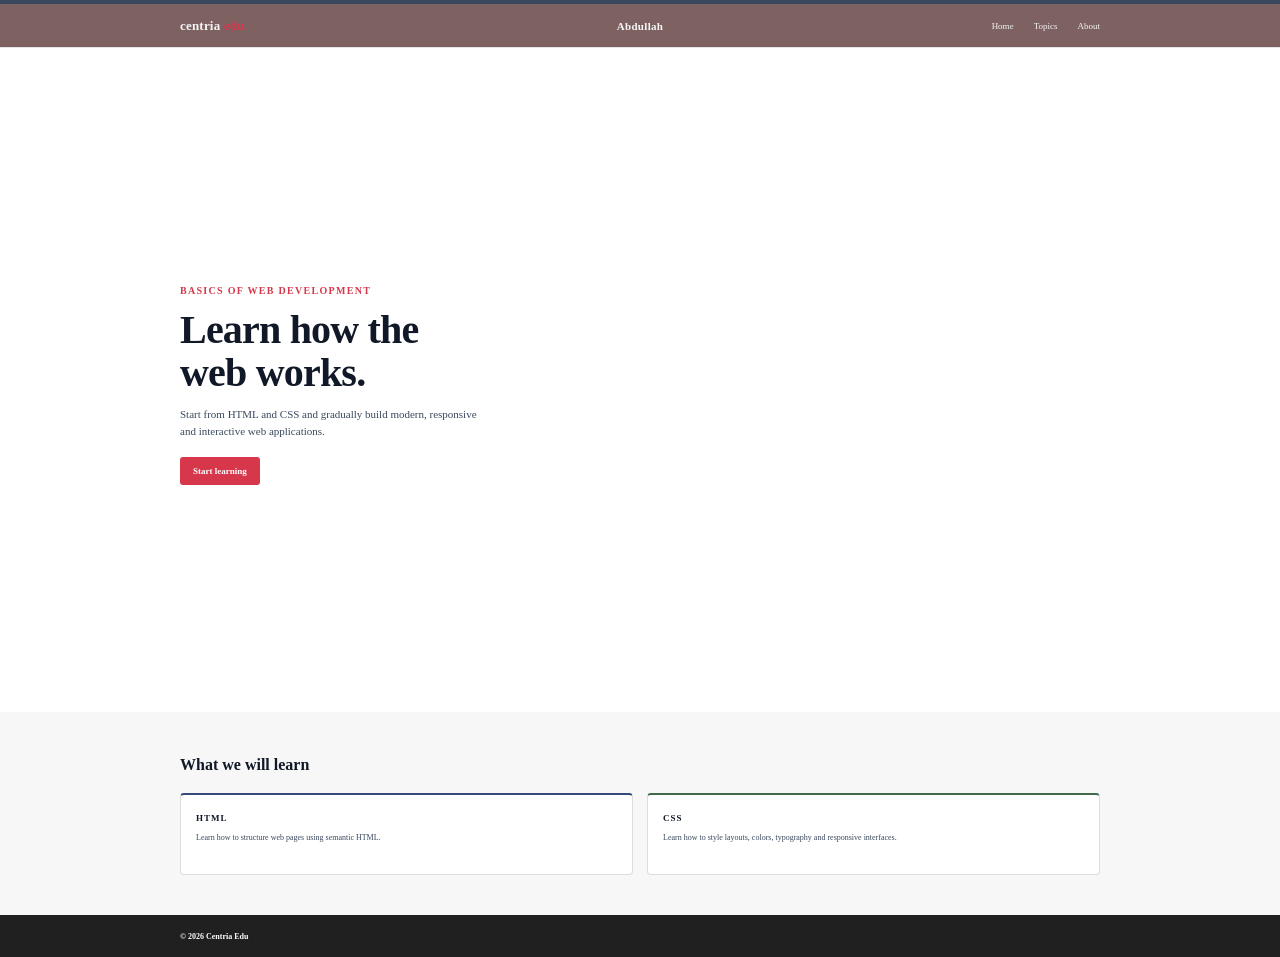
<file: A1/index.html>
<!DOCTYPE html>
<html lang="en">
<head>
    <meta charset="UTF-8">
    <meta name="viewport" content="width=device-width, initial-scale=1.0">
    <title>Centria Edu | Basics of Web Development</title>
    <link rel="stylesheet" href="style.css">
</head>
<body>


    <header class="site-header">
        <div class="header-inner">
            <a href="#" class="logo" aria-label="Centria Edu">centria <span>edu</span></a>

            <div class="student-name"><span style="color: whitesmoke;">Abdullah</span></div>

            <nav aria-label="Main navigation">
                <a href="#">Home</a>
                <a href="#">Topics</a>
                <a href="#">About</a>
            </nav>
        </div>
    </header>

    <main>
        <section class="hero">
            <div class="content">
                <p class="eyebrow">BASICS OF WEB DEVELOPMENT</p>
                <h1>Learn how the<br>web works.</h1>
                <p class="intro">
                    Start from HTML and CSS and gradually build modern, responsive<br>
                    and interactive web applications.
                </p>
                <a href="#" class="button">Start learning</a>
            </div>
        </section>

        <section class="learning">
            <div class="content">
                <h2>What we will learn</h2>

                <div class="cards">
                    <article class="card html-card">
                        <h3>HTML</h3>
                        <p>Learn how to structure web pages using semantic HTML.</p>
                    </article>

                    <article class="card css-card">
                        <h3>CSS</h3>
                        <p>Learn how to style layouts, colors, typography and responsive interfaces.</p>
                    </article>
                </div>
            </div>
        </section>
    </main>

    <footer class="site-footer">
        <div class="content">
            <p>&copy; 2026 Centria Edu</p>
        </div>
    </footer>
</body>
</html>
</file>
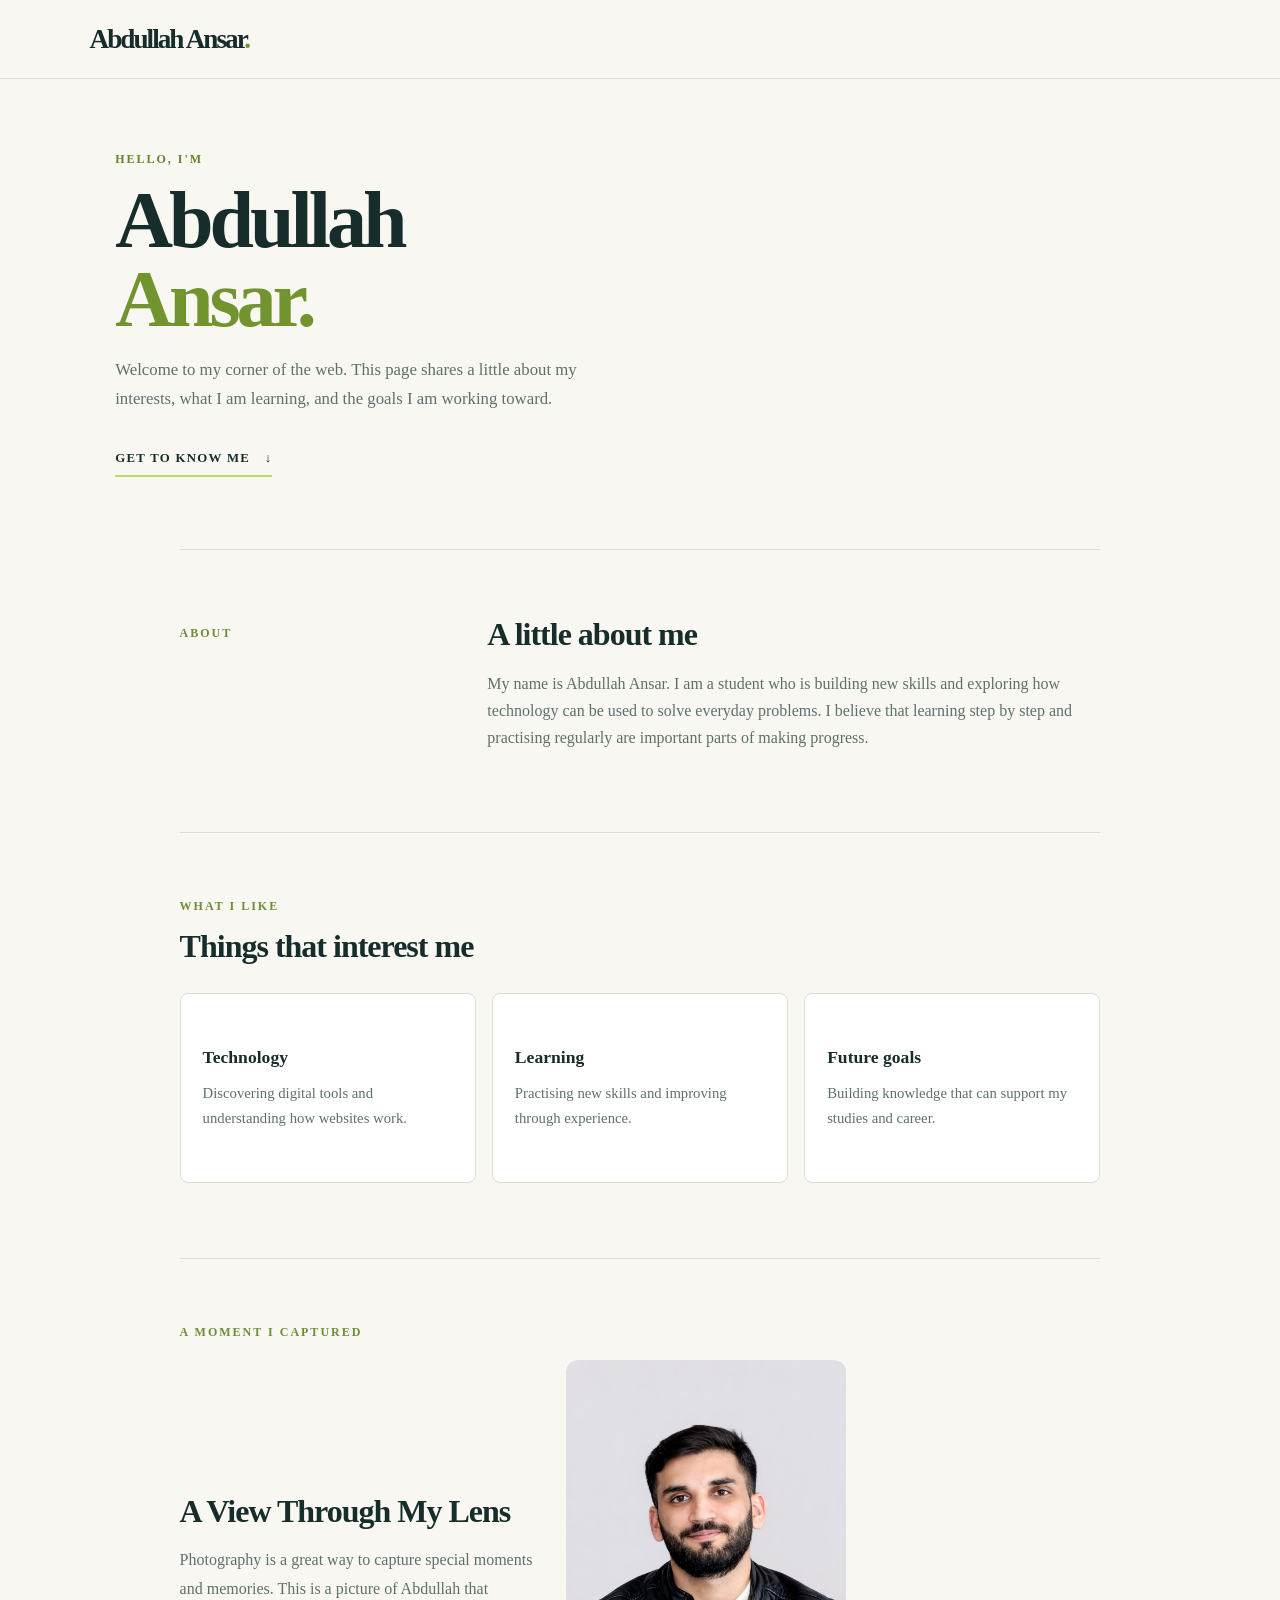
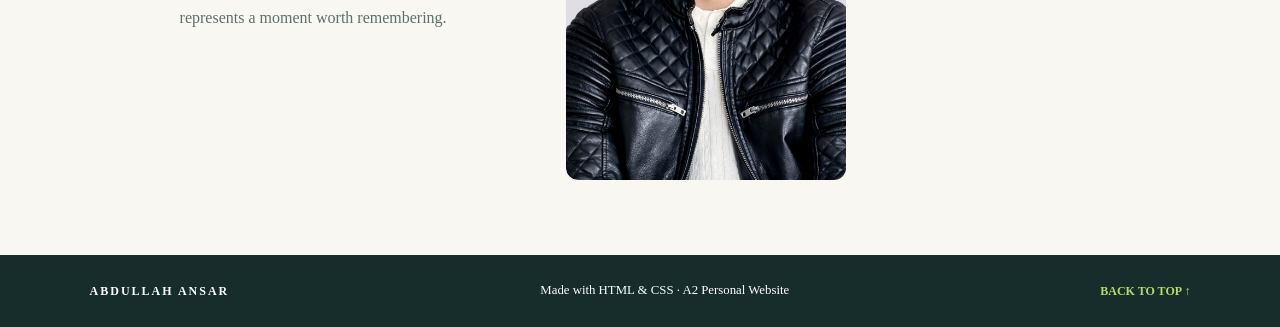
<file: A2/index.html>
<!-- Created by Abdullah Ansar -->
<!DOCTYPE html>
<html lang="en">
<head>
  <meta charset="UTF-8">
  <meta name="viewport" content="width=device-width, initial-scale=1.0">
  <title>Abdullah Ansar | My Journey</title>
  <link rel="stylesheet" href="style.css">
</head>
<body>
  <nav class="topbar">
    <a class="brand" href="#home">Abdullah Ansar<span>.</span></a>
    <p></p>
  </nav>
  <header id="home" class="hero">
    <div class="hero-copy">
      <p class="kicker">HELLO, I'M</p>
      <h1>Abdullah<br><span>Ansar.</span></h1>
      <p class="lead">Welcome to my corner of the web. This page shares a little about my interests, what I am learning, and the goals I am working toward.</p>
      <a class="text-link" href="#about">GET TO KNOW ME <span aria-hidden="true">↓</span></a>
    </div>
   
  </header>
  <main>
    <section id="about" class="about-section">
      <div class="section-number">ABOUT</div>
      <div class="section-content">
        <h2>A little about me</h2>
        <p>My name is Abdullah Ansar. I am a student who is building new skills and exploring how technology can be used to solve everyday problems. I believe that learning step by step and practising regularly are important parts of making progress.</p>
      </div>
    </section>
    <section class="interests-section">
      <div class="section-number">WHAT I LIKE</div>
      <h2>Things that interest me</h2>
      <div class="interest-grid">
        <article class="interest-card"><span class="card-index"></span><h3>Technology</h3><p>Discovering digital tools and understanding how websites work.</p></article>
        <article class="interest-card"><span class="card-index"></span><h3>Learning</h3><p>Practising new skills and improving through experience.</p></article>
        <article class="interest-card"><span class="card-index"></span><h3>Future goals</h3><p>Building knowledge that can support my studies and career.</p></article>
      </div>
    </section>
   
<section class="photo-section">

    <div class="section-number">
        A MOMENT I CAPTURED
    </div>

    <div class="photo-layout">

        <div class="photo-content">
            <h2>A View Through My Lens</h2>

            <p>
                Photography is a great way to capture special moments
                and memories. This is a picture of Abdullah that
                represents a moment worth remembering.
            </p>
        </div>

        <div class="photo-container">
            <img
                src="images/Abdullah.jpeg"
                alt="A photograph of Abdullah"
                class="personal-photo"
            >
        </div>

    </div>

</section>

  </main>
  <footer><p>ABDULLAH ANSAR</p><p>Made with HTML &amp; CSS · A2 Personal Website</p><a href="#home">BACK TO TOP ↑</a></footer>
</body>
</html>
</file>
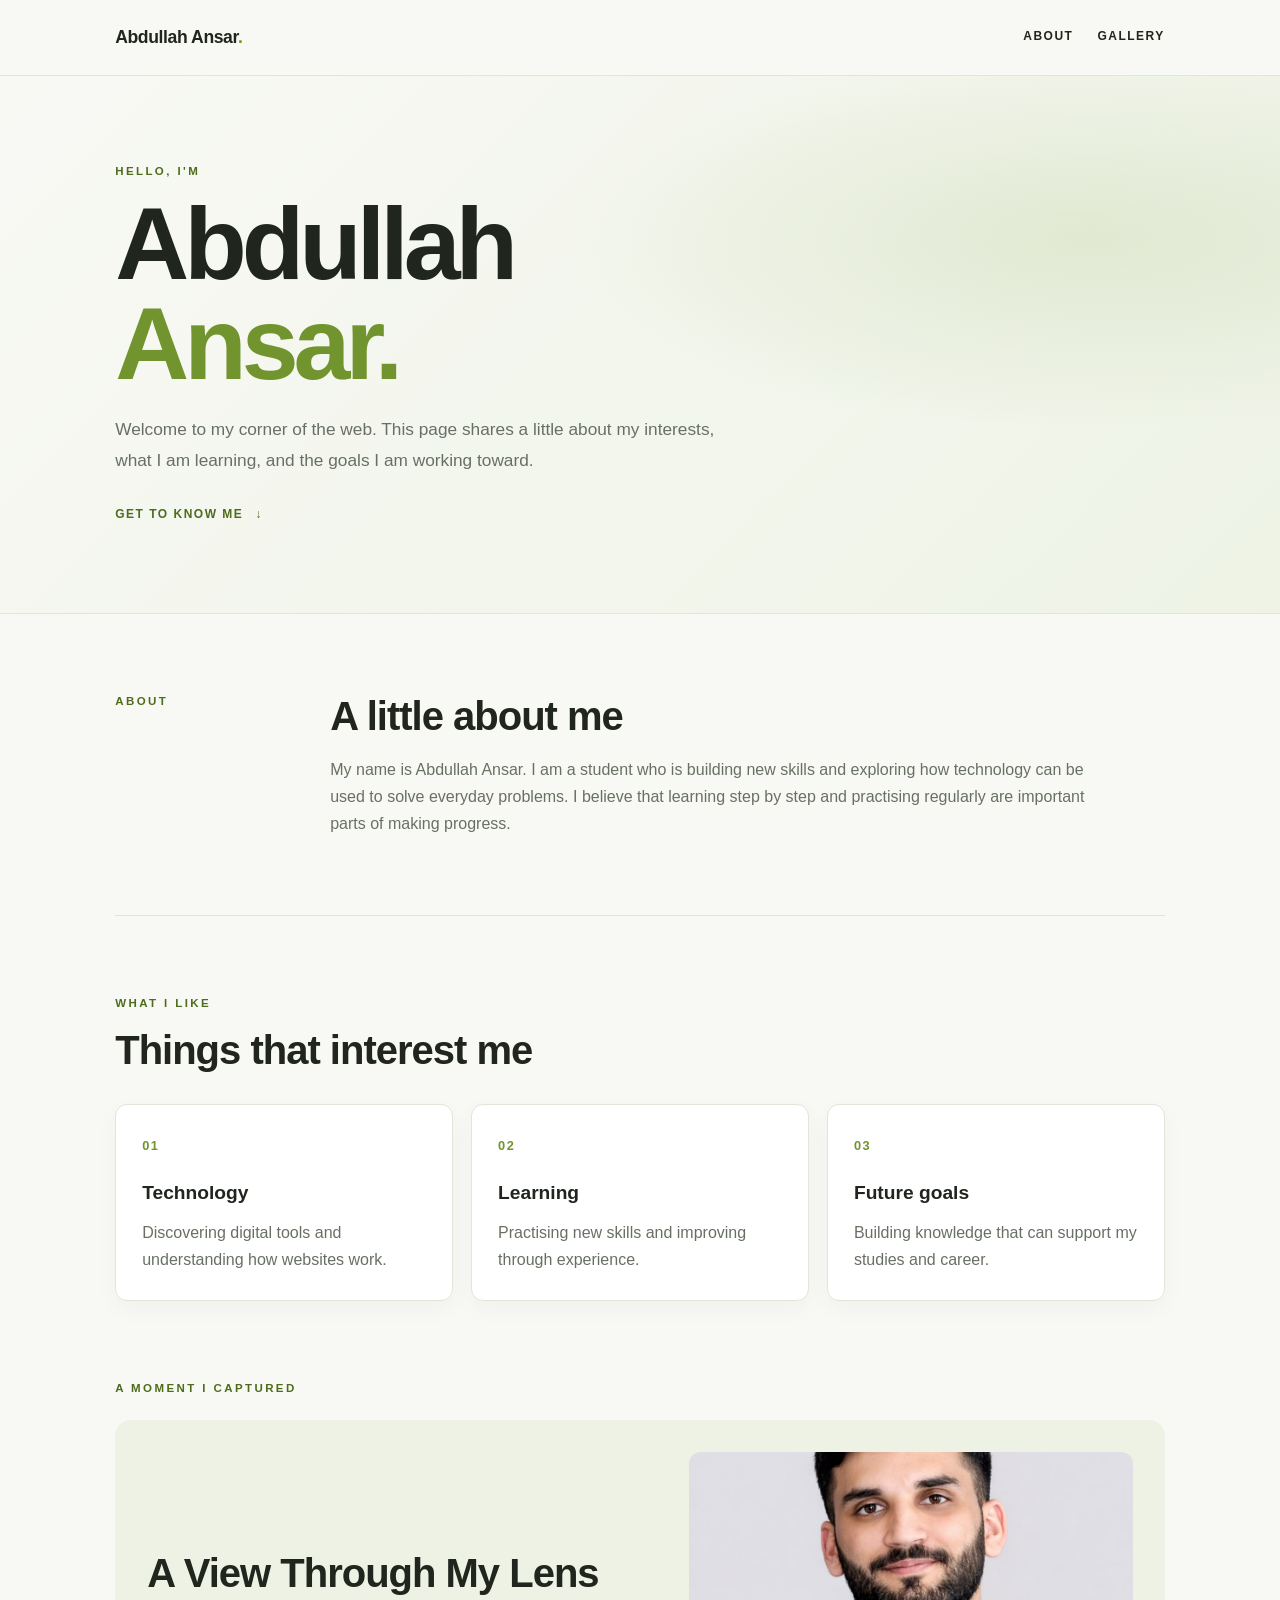
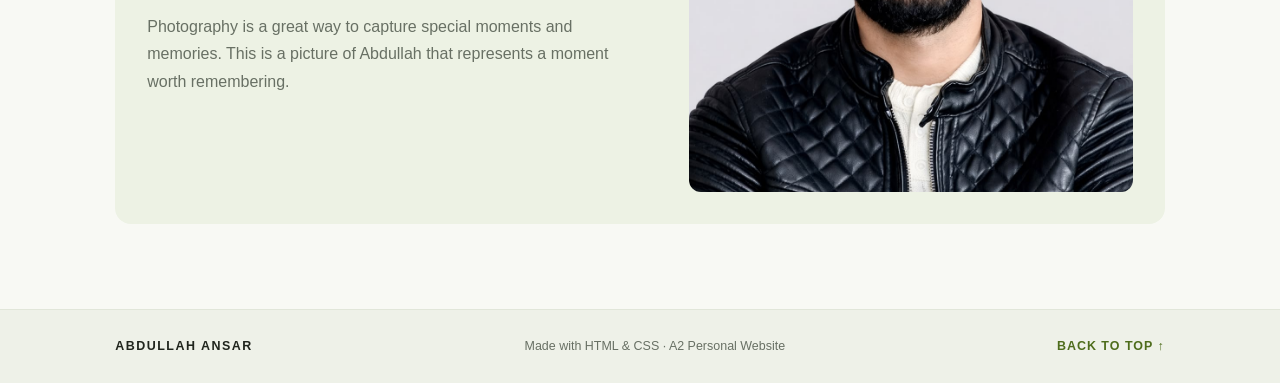
<file: A3/index.html>
<!DOCTYPE html>
<html lang="en">
<head>
  <meta charset="UTF-8">
  <meta name="viewport" content="width=device-width, initial-scale=1.0">
  <meta name="description" content="Learn about Abdullah Ansar, his interests, goals, and photography.">
  <title>Abdullah Ansar | My Journey</title>
  <link rel="stylesheet" href="style.css">
</head>
<body>
  <nav class="topbar" aria-label="Main navigation">
    <a class="brand" href="index.html#home">Abdullah Ansar<span>.</span></a>
    <div class="nav-links">
      <a href="index.html#about">About</a>
      <a href="gallery.html">Gallery</a>
    </div>
  </nav>

  <header id="home" class="hero">
    <div class="hero-copy">
      <p class="kicker">HELLO, I'M</p>
      <h1>Abdullah<br><span>Ansar.</span></h1>
      <p class="lead">Welcome to my corner of the web. This page shares a little about my interests, what I am learning, and the goals I am working toward.</p>
      <a class="text-link" href="#about">GET TO KNOW ME <span aria-hidden="true">↓</span></a>
    </div>
  </header>

  <main>
    <section id="about" class="about-section">
      <div class="section-number">ABOUT</div>
      <div class="section-content">
        <h2>A little about me</h2>
        <p>My name is Abdullah Ansar. I am a student who is building new skills and exploring how technology can be used to solve everyday problems. I believe that learning step by step and practising regularly are important parts of making progress.</p>
      </div>
    </section>

    <section class="interests-section">
      <div class="section-number">WHAT I LIKE</div>
      <h2>Things that interest me</h2>
      <div class="interest-grid">
        <article class="interest-card"><span class="card-index" aria-hidden="true">01</span><h3>Technology</h3><p>Discovering digital tools and understanding how websites work.</p></article>
        <article class="interest-card"><span class="card-index" aria-hidden="true">02</span><h3>Learning</h3><p>Practising new skills and improving through experience.</p></article>
        <article class="interest-card"><span class="card-index" aria-hidden="true">03</span><h3>Future goals</h3><p>Building knowledge that can support my studies and career.</p></article>
      </div>
    </section>

    <section class="photo-section">
      <div class="section-number">A MOMENT I CAPTURED</div>
      <div class="photo-layout">
        <div class="photo-content">
          <h2>A View Through My Lens</h2>
          <p>Photography is a great way to capture special moments and memories. This is a picture of Abdullah that represents a moment worth remembering.</p>
        </div>
        <div class="photo-container">
          <img src="images/Abdullah.jpeg" alt="A photograph of Abdullah" class="personal-photo" loading="lazy">
        </div>
      </div>
    </section>
  </main>

  <footer>
    <p>ABDULLAH ANSAR</p>
    <p>Made with HTML &amp; CSS · A2 Personal Website</p>
    <a href="#home">BACK TO TOP ↑</a>
  </footer>
</body>
</html>
</file>
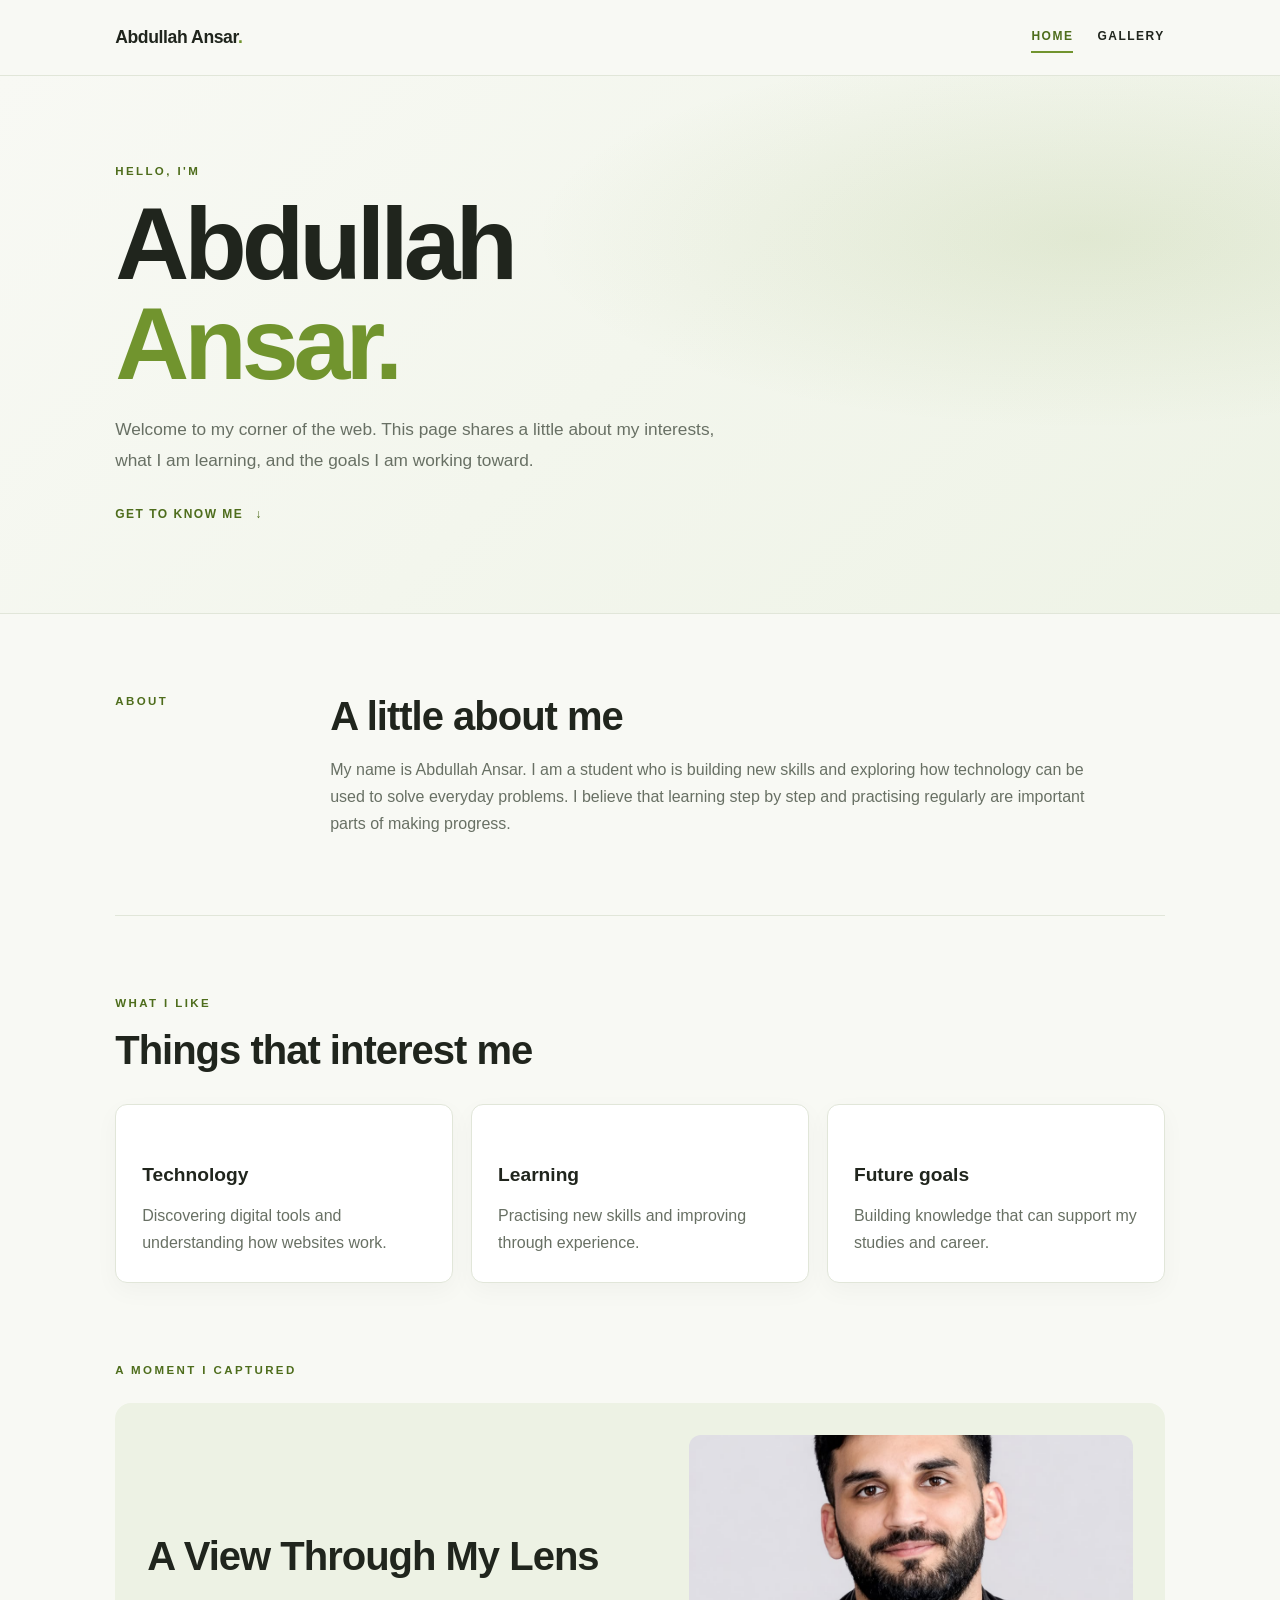
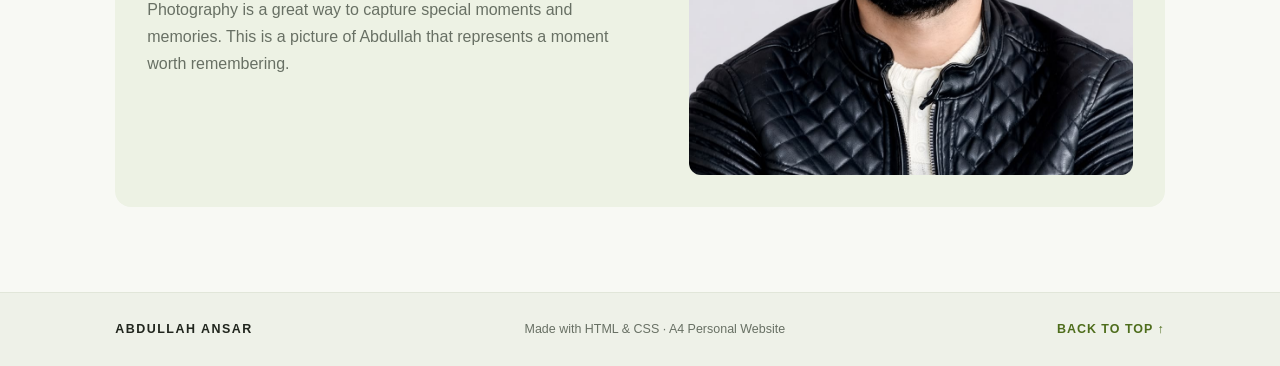
<file: A4/index.html>
<!DOCTYPE html>
<html lang="en">
<head>
  <meta charset="UTF-8">
  <meta name="viewport" content="width=device-width, initial-scale=1.0">
  <meta name="description" content="Learn about Abdullah Ansar, his interests, goals, and photography.">
  <title>Abdullah Ansar | My Journey</title>
  <link rel="stylesheet" href="style.css">
</head>
<body>
  <nav class="topbar" aria-label="Main navigation">
    <a class="brand" href="index.html#home">Abdullah Ansar<span>.</span></a>
    <div class="nav-links">
      <a href="index.html#home" class="active" aria-current="page">Home</a>
      <a href="gallery.html">Gallery</a>
    </div>
  </nav>

  <header id="home" class="hero">
    <div class="hero-copy">
      <p class="kicker">HELLO, I'M</p>
      <h1>Abdullah<br><span>Ansar.</span></h1>
      <p class="lead">Welcome to my corner of the web. This page shares a little about my interests, what I am learning, and the goals I am working toward.</p>
      <a class="text-link" href="#about">GET TO KNOW ME <span aria-hidden="true">↓</span></a>
    </div>
  </header>

  <main>
    <section id="about" class="about-section">
      <div class="section-number">ABOUT</div>
      <div class="section-content">
        <h2>A little about me</h2>
        <p>My name is Abdullah Ansar. I am a student who is building new skills and exploring how technology can be used to solve everyday problems. I believe that learning step by step and practising regularly are important parts of making progress.</p>
      </div>
    </section>

    <section class="interests-section">
      <div class="section-number">WHAT I LIKE</div>
      <h2>Things that interest me</h2>
      <div class="interest-grid">
        <article class="interest-card"><span class="card-index" aria-hidden="true"></span><h3>Technology</h3><p>Discovering digital tools and understanding how websites work.</p></article>
        <article class="interest-card"><span class="card-index" aria-hidden="true"></span><h3>Learning</h3><p>Practising new skills and improving through experience.</p></article>
        <article class="interest-card"><span class="card-index" aria-hidden="true"></span><h3>Future goals</h3><p>Building knowledge that can support my studies and career.</p></article>
      </div>
    </section>

    <section class="photo-section">
      <div class="section-number">A MOMENT I CAPTURED</div>
      <div class="photo-layout">
        <div class="photo-content">
          <h2>A View Through My Lens</h2>
          <p>Photography is a great way to capture special moments and memories. This is a picture of Abdullah that represents a moment worth remembering.</p>
        </div>
        <div class="photo-container">
          <img src="images/Abdullah.jpeg" alt="A photograph of Abdullah" class="personal-photo" loading="lazy">
        </div>
      </div>
    </section>
  </main>

  <footer>
    <p>ABDULLAH ANSAR</p>
    <p>Made with HTML &amp; CSS · A4 Personal Website</p>
    <a href="#home">BACK TO TOP ↑</a>
  </footer>
</body>
</html>
</file>
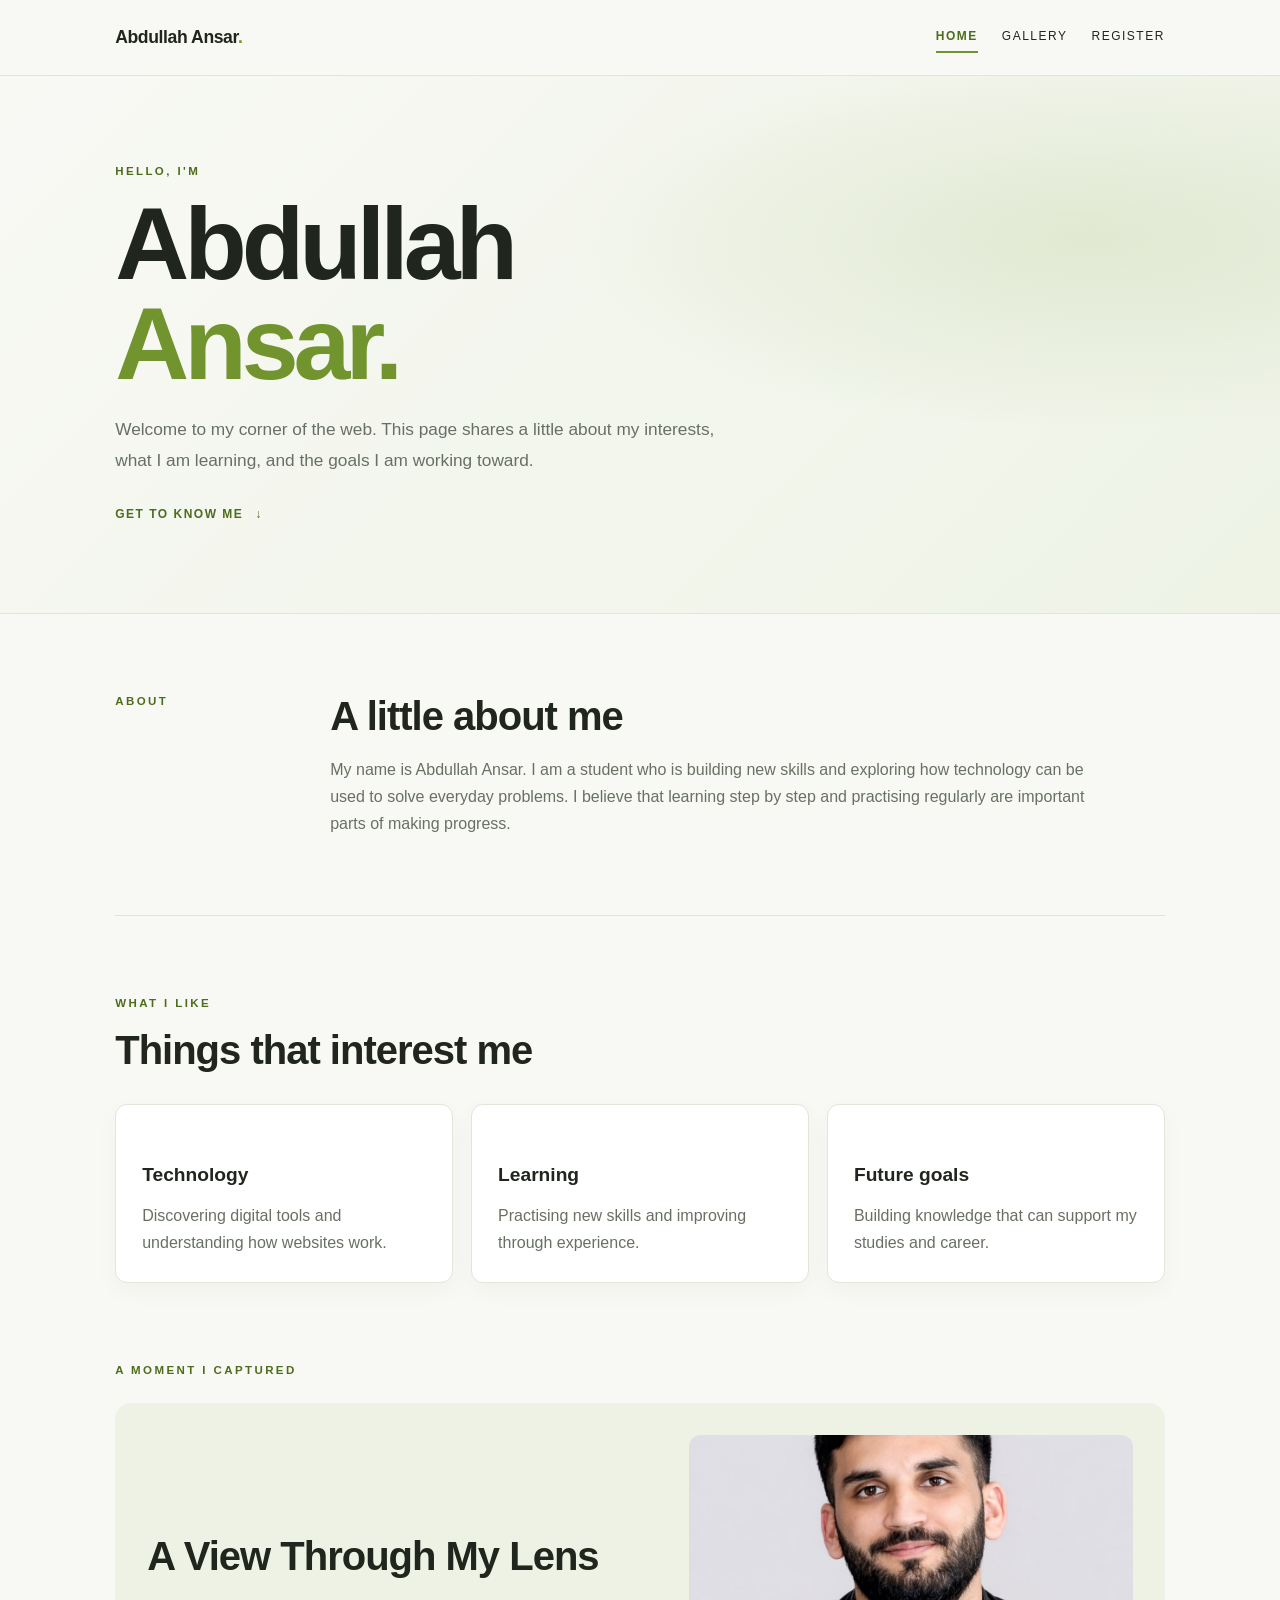
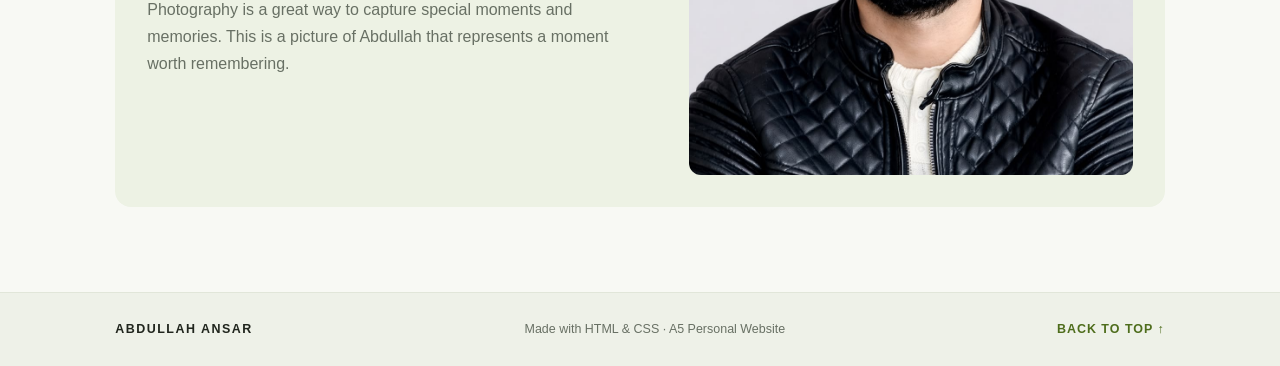
<file: A5/index.html>
<!DOCTYPE html>
<html lang="en">
<head>
  <meta charset="UTF-8">
  <meta name="viewport" content="width=device-width, initial-scale=1.0">
  <meta name="description" content="Learn about Abdullah Ansar, his interests, goals, and photography.">
  <title>Abdullah Ansar | My Journey</title>
  <link rel="stylesheet" href="style.css">
</head>
<body>
  <nav class="topbar" aria-label="Main navigation">
    <a class="brand" href="index.html#home">Abdullah Ansar<span>.</span></a>
    <div class="nav-links">
      <a href="index.html#home" class="active" aria-current="page">Home</a>
      <a href="gallery.html">Gallery</a>
      <a href="register.html">Register</a>
    </div>
  </nav>

  <header id="home" class="hero">
    <div class="hero-copy">
      <p class="kicker">HELLO, I'M</p>
      <h1>Abdullah<br><span>Ansar.</span></h1>
      <p class="lead">Welcome to my corner of the web. This page shares a little about my interests, what I am learning, and the goals I am working toward.</p>
      <a class="text-link" href="#about">GET TO KNOW ME <span aria-hidden="true">↓</span></a>
    </div>
  </header>

  <main>
    <section id="about" class="about-section">
      <div class="section-number">ABOUT</div>
      <div class="section-content">
        <h2>A little about me</h2>
        <p>My name is Abdullah Ansar. I am a student who is building new skills and exploring how technology can be used to solve everyday problems. I believe that learning step by step and practising regularly are important parts of making progress.</p>
      </div>
    </section>

    <section class="interests-section">
      <div class="section-number">WHAT I LIKE</div>
      <h2>Things that interest me</h2>
      <div class="interest-grid">
        <article class="interest-card"><span class="card-index" aria-hidden="true"></span><h3>Technology</h3><p>Discovering digital tools and understanding how websites work.</p></article>
        <article class="interest-card"><span class="card-index" aria-hidden="true"></span><h3>Learning</h3><p>Practising new skills and improving through experience.</p></article>
        <article class="interest-card"><span class="card-index" aria-hidden="true"></span><h3>Future goals</h3><p>Building knowledge that can support my studies and career.</p></article>
      </div>
    </section>

    <section class="photo-section">
      <div class="section-number">A MOMENT I CAPTURED</div>
      <div class="photo-layout">
        <div class="photo-content">
          <h2>A View Through My Lens</h2>
          <p>Photography is a great way to capture special moments and memories. This is a picture of Abdullah that represents a moment worth remembering.</p>
        </div>
        <div class="photo-container">
          <img src="images/Abdullah.jpeg" alt="A photograph of Abdullah" class="personal-photo" loading="lazy">
        </div>
      </div>
    </section>
  </main>

  <footer>
    <p>ABDULLAH ANSAR</p>
    <p>Made with HTML &amp; CSS · A5 Personal Website</p>
    <a href="#home">BACK TO TOP ↑</a>
  </footer>
</body>
</html>
</file>
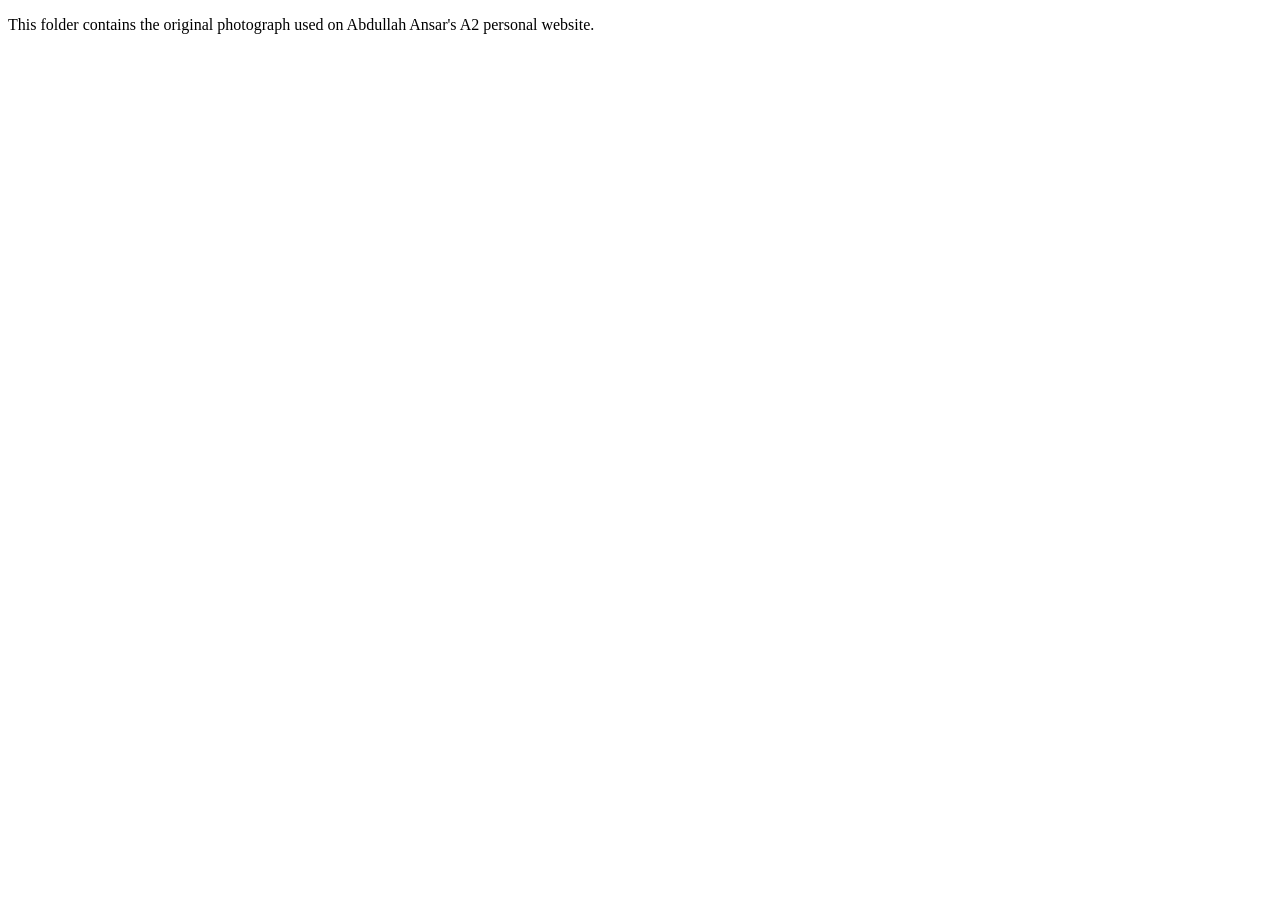
<file: A2/images/index.html>
<!-- Created by Abdullah Ansar -->
<!DOCTYPE html>
<html lang="en">
<head>
  <meta charset="UTF-8">
  <meta name="viewport" content="width=device-width, initial-scale=1.0">
  <title>Images Folder</title>
</head>
<body>
  <p>This folder contains the original photograph used on Abdullah Ansar's A2 personal website.</p>
</body>
</html>
</file>
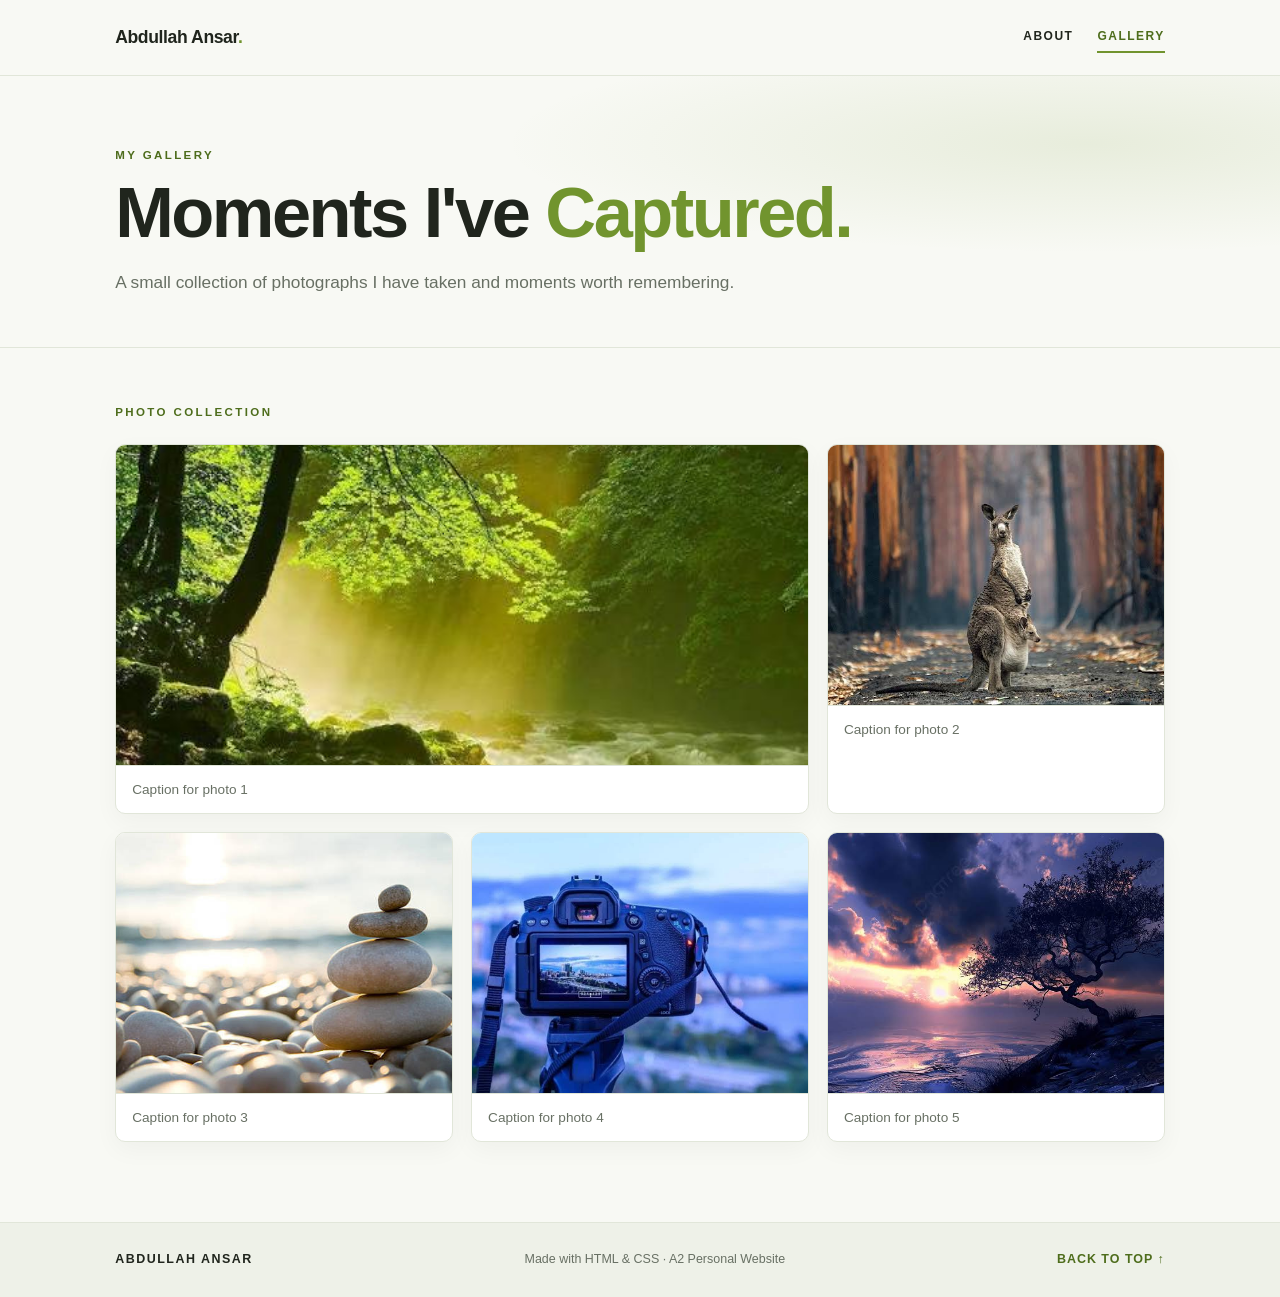
<file: A3/gallery.html>
<!DOCTYPE html>
<html lang="en">
<head>
  <meta charset="UTF-8">
  <meta name="viewport" content="width=device-width, initial-scale=1.0">
  <meta name="description" content="A small photography gallery by Abdullah Ansar.">
  <title>Gallery | Abdullah Ansar</title>
  <link rel="stylesheet" href="style.css">
</head>
<body>
  <nav class="topbar" aria-label="Main navigation">
    <a class="brand" href="index.html#home">Abdullah Ansar<span>.</span></a>
    <div class="nav-links">
      <a href="index.html#about">About</a>
      <a href="gallery.html" class="active" aria-current="page">Gallery</a>
    </div>
  </nav>

  <header class="gallery-hero">
    <p class="kicker">MY GALLERY</p>
    <h1>Moments I've <span>Captured.</span></h1>
    <p class="lead">A small collection of photographs I have taken and moments worth remembering.</p>
  </header>

  <main>
    <section class="gallery-section">
      <div class="section-number">PHOTO COLLECTION</div>
      <div class="gallery-grid">
        <figure class="gallery-item">
          <img src="images/1.jpg" alt="Gallery photograph 1" loading="lazy">
          <figcaption>Caption for photo 1</figcaption>
        </figure>
        <figure class="gallery-item">
          <img src="images/2.jpg" alt="Gallery photograph 2" loading="lazy">
          <figcaption>Caption for photo 2</figcaption>
        </figure>
        <figure class="gallery-item">
          <img src="images/3.jpg" alt="Gallery photograph 3" loading="lazy">
          <figcaption>Caption for photo 3</figcaption>
        </figure>
        <figure class="gallery-item">
          <img src="images/4.jpg" alt="Gallery photograph 4" loading="lazy">
          <figcaption>Caption for photo 4</figcaption>
        </figure>
        <figure class="gallery-item">
          <img src="images/5.jpg" alt="Gallery photograph 5" loading="lazy">
          <figcaption>Caption for photo 5</figcaption>
        </figure>
      </div>
    </section>
  </main>

  <footer>
    <p>ABDULLAH ANSAR</p>
    <p>Made with HTML &amp; CSS · A2 Personal Website</p>
    <a href="#top">BACK TO TOP ↑</a>
  </footer>
</body>
</html>
</file>
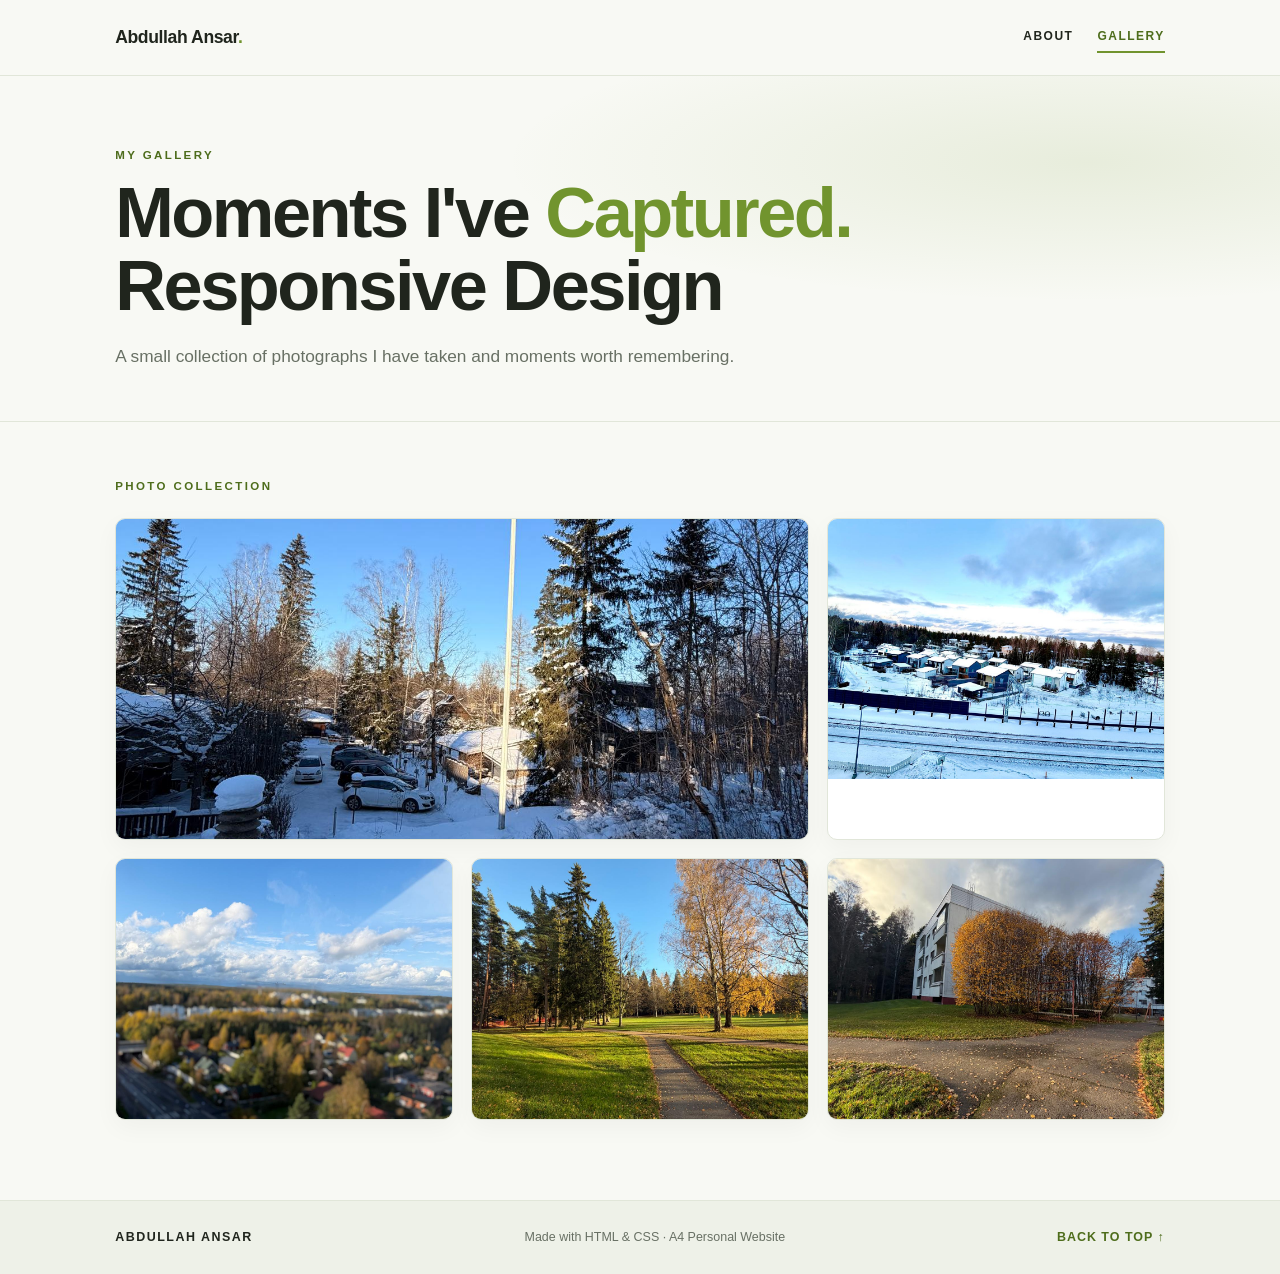
<file: A4/gallery.html>
<!DOCTYPE html>
<html lang="en">
<head>
  <meta charset="UTF-8">
  <meta name="viewport" content="width=device-width, initial-scale=1.0">
  <meta name="description" content="A small photography gallery by Abdullah Ansar.">
  <title>Gallery | Abdullah Ansar</title>
  <link rel="stylesheet" href="style.css">
</head>
<body>
  <nav class="topbar" aria-label="Main navigation">
    <a class="brand" href="index.html#home">Abdullah Ansar<span>.</span></a>
    <div class="nav-links">
      <a href="index.html#about">About</a>
      <a href="gallery.html" class="active" aria-current="page">Gallery</a>
    </div>
  </nav>

  <header class="gallery-hero">
    <p class="kicker">MY GALLERY</p>
    <h1>Moments I've <span>Captured.</span> Responsive Design</h1>
    <p class="lead">A small collection of photographs I have taken and moments worth remembering.</p>
  </header>

  <main>
    <section class="gallery-section">
      <div class="section-number">PHOTO COLLECTION</div>
      <div class="gallery-grid">
        <figure class="gallery-item">
          <img src="images/1.jpg" alt="Gallery photograph 1" loading="lazy">
         
        </figure>
        <figure class="gallery-item">
          <img src="images/2.jpg" alt="Gallery photograph 2" loading="lazy">
        </figure>
        <figure class="gallery-item">
          <img src="images/3.jpg" alt="Gallery photograph 3" loading="lazy">
        </figure>
        <figure class="gallery-item">
          <img src="images/4.jpg" alt="Gallery photograph 4" loading="lazy">
        </figure>
        <figure class="gallery-item">
          <img src="images/5.jpg" alt="Gallery photograph 5" loading="lazy">
        </figure>
      </div>
    </section>
  </main>

  <footer>
    <p>ABDULLAH ANSAR</p>
    <p>Made with HTML &amp; CSS · A4 Personal Website</p>
    <a href="#top">BACK TO TOP ↑</a>
  </footer>
</body>
</html>
</file>
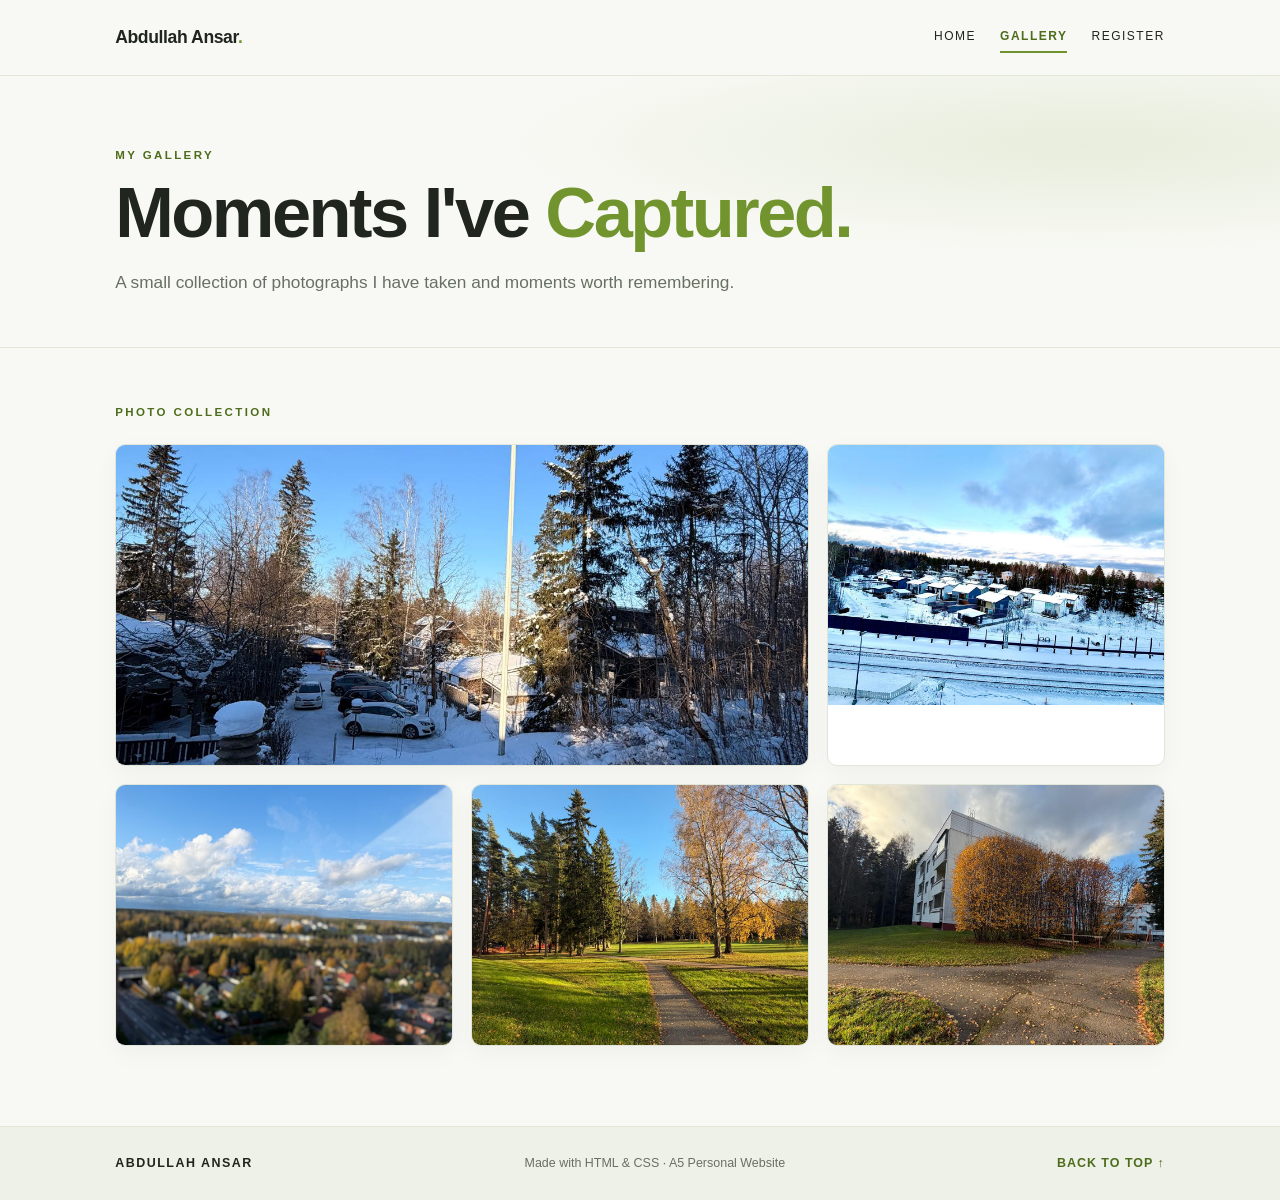
<file: A5/gallery.html>
<!DOCTYPE html>
<html lang="en">
<head>
  <meta charset="UTF-8">
  <meta name="viewport" content="width=device-width, initial-scale=1.0">
  <meta name="description" content="A small photography gallery by Abdullah Ansar.">
  <title>Gallery | Abdullah Ansar</title>
  <link rel="stylesheet" href="style.css">
</head>
<body>
  <nav class="topbar" aria-label="Main navigation">
    <a class="brand" href="index.html#home">Abdullah Ansar<span>.</span></a>
    <div class="nav-links">
      <a href="index.html#home">Home</a>
      <a href="gallery.html" class="active" aria-current="page">Gallery</a>
      <a href="register.html">Register</a>
    </div>
  </nav>

  <header class="gallery-hero">
    <p class="kicker">MY GALLERY</p>
    <h1>Moments I've <span>Captured.</span></h1>
    <p class="lead">A small collection of photographs I have taken and moments worth remembering.</p>
  </header>

  <main>
    <section class="gallery-section">
      <div class="section-number">PHOTO COLLECTION</div>
      <div class="gallery-grid">
        <figure class="gallery-item">
          <img src="images/1.jpg" alt="Gallery photograph 1" loading="lazy">
        </figure>
        <figure class="gallery-item">
          <img src="images/2.jpg" alt="Gallery photograph 2" loading="lazy">
        </figure>
        <figure class="gallery-item">
          <img src="images/3.jpg" alt="Gallery photograph 3" loading="lazy">
        </figure>
        <figure class="gallery-item">
          <img src="images/4.jpg" alt="Gallery photograph 4" loading="lazy">
        </figure>
        <figure class="gallery-item">
          <img src="images/5.jpg" alt="Gallery photograph 5" loading="lazy">
        </figure>
      </div>
    </section>
  </main>

  <footer>
    <p>ABDULLAH ANSAR</p>
    <p>Made with HTML &amp; CSS · A5 Personal Website</p>
    <a href="#top">BACK TO TOP ↑</a>
  </footer>
</body>
</html>
</file>
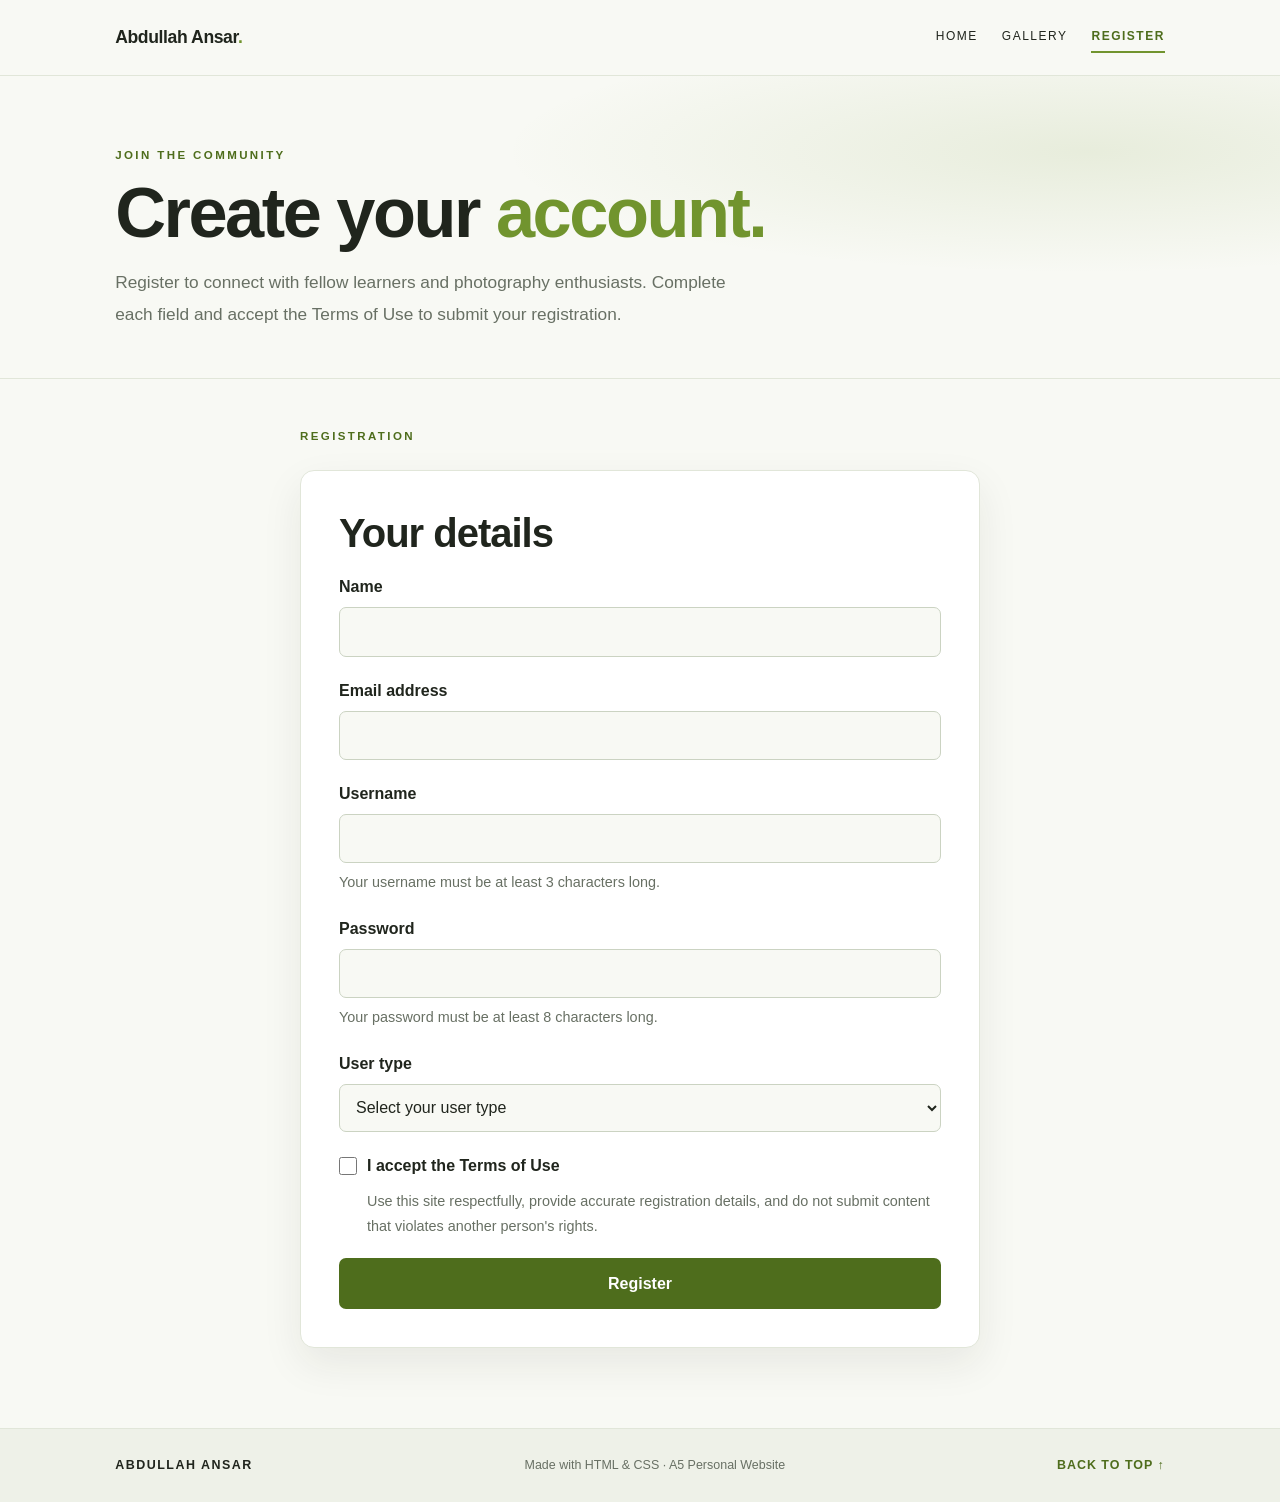
<file: A5/register.html>
<!DOCTYPE html>
<html lang="en">
<head>
  <meta charset="UTF-8">
  <meta name="viewport" content="width=device-width, initial-scale=1.0">
  <meta name="description" content="Register to join Abdullah Ansar's learning and photography community.">
  <title>Register | Abdullah Ansar</title>
  <link rel="stylesheet" href="style.css">
</head>
<body>
  <nav class="topbar" aria-label="Main navigation">
    <a class="brand" href="index.html#home">Abdullah Ansar<span>.</span></a>
    <div class="nav-links">
      <a href="index.html#home">Home</a>
      <a href="gallery.html">Gallery</a>
      <a href="register.html" class="active" aria-current="page">Register</a>
    </div>
  </nav>

  <header class="gallery-hero">
    <p class="kicker">JOIN THE COMMUNITY</p>
    <h1>Create your <span>account.</span></h1>
    <p class="lead">Register to connect with fellow learners and photography enthusiasts. Complete each field and accept the Terms of Use to submit your registration.</p>
  </header>

  <main>
    <section class="registration-section" aria-labelledby="registration-heading">
      <p class="section-number">REGISTRATION</p>
      <div class="registration-card">
        <h2 id="registration-heading">Your details</h2>
        <form action="https://httpbin.org/post" method="post">
          <div class="form-field">
            <label for="name">Name</label>
            <input id="name" name="name" type="text" autocomplete="name" required>
          </div>

          <div class="form-field">
            <label for="email">Email address</label>
            <input id="email" name="email" type="email" autocomplete="email" required>
          </div>

          <div class="form-field">
            <label for="username">Username</label>
            <input id="username" name="username" type="text" minlength="3" autocomplete="username" required>
            <p class="field-help">Your username must be at least 3 characters long.</p>
          </div>

          <div class="form-field">
            <label for="password">Password</label>
            <input id="password" name="password" type="password" minlength="8" autocomplete="new-password" required>
            <p class="field-help">Your password must be at least 8 characters long.</p>
          </div>

          <div class="form-field">
            <label for="user-type">User type</label>
            <select id="user-type" name="user_type" required>
              <option value="" selected disabled>Select your user type</option>
              <option value="student">Student</option>
              <option value="photographer">Photography enthusiast</option>
              <option value="learner">Lifelong learner</option>
            </select>
          </div>

          <div>
            <div class="terms-field">
              <input id="terms" name="terms" type="checkbox" value="accepted" required>
              <label for="terms">I accept the Terms of Use</label>
              <p class="terms-copy">Use this site respectfully, provide accurate registration details, and do not submit content that violates another person's rights.</p>
            </div>
          </div>

          <button class="register-button" type="submit">Register</button>
        </form>
      </div>
    </section>
  </main>

  <footer>
    <p>ABDULLAH ANSAR</p>
    <p>Made with HTML &amp; CSS · A5 Personal Website</p>
    <a href="#top">BACK TO TOP ↑</a>
  </footer>
</body>
</html>
</file>
<file: A1/style.css>
* {
    box-sizing: border-box;
    font-family: 'Times New Roman', Times, serif;
}

html,
body {
    margin: 0;
    padding: 0;
}

body {
    font-family: Arial, Helvetica, sans-serif;
    color: #111827;
    background: #ffffff;
    font-size: 12px;
}

.site-header {
 
    height: 48px;
    position: relative;
    border-top: 4px solid #39485d;
    border-bottom: 1px solid #e4e4e4;
    background: #7e6262;
}

.header-inner {
     
      font-size: 60px;
    width: 84%;
    max-width: 920px;
    height: 43px;
    margin: 0 auto;
    display: flex;
    align-items: center;
    justify-content: space-between;
    position: relative;
}

.student-name {
color: whitesmoke  ;
}
.header-inner a{
color: whitesmoke  ;
}

.logo {
    color: #39485d;
    font-size: 13px;
    font-weight: 700;
    text-decoration: none;
    letter-spacing: 0.2px;
}

.logo span {
    color: #d7374b;
}

.student-name {
    position: absolute;
    left: 50%;
    transform: translateX(-50%);
    color: #39485d;
    font-size: 11px;
    font-weight: 700;
    letter-spacing: 0.3px;
}

nav {
    display: flex;
    gap: 20px;
}

nav a {
    color: #283447;
    font-size: 9px;
    text-decoration: none;
}

nav a:hover {
    text-decoration: underline;
}

.content {
    width: 84%;
    max-width: 920px;
    margin: 0 auto;
}

.hero {
    min-height: 664px;
    display: flex;
    align-items: center;
    padding: 90px 0 105px;
}

.hero .content {
    padding-top: 25px;
}

.eyebrow {
    margin: 0 0 12px;
    color: #d7374b;
    font-size: 10px;
    font-weight: 700;
    letter-spacing: 1.3px;
}

h1 {
    margin: 0 0 12px;
    color: #111827;
    font-size: 40px;
    line-height: 1.08;
    letter-spacing: -0.8px;
    font-weight: 700;
}

.intro {
    margin: 0 0 17px;
    color: #39485d;
    font-size: 11px;
    line-height: 1.55;
}

.button {
    display: inline-block;
    padding: 9px 13px;
    border-radius: 3px;
    background: #d7374b;
    color: #ffffff;
    font-size: 9px;
    font-weight: 700;
    text-decoration: none;
}

.button:hover {
    opacity: 0.9;
}

.learning {
    background: #f7f7f7;
    padding: 43px 0 40px;
}

.learning h2 {
    margin: 0 0 19px;
    color: #111827;
    font-size: 16px;
    line-height: 1.2;
}

.cards {
    display: flex;
    gap: 14px;
}

.card {
    flex: 1;
    min-height: 82px;
    padding: 18px 15px;
    border: 1px solid #dcdcdc;
    border-radius: 4px;
    background: #ffffff;
}

.html-card {
    border-top: 2px solid #344a7a;
}

.css-card {
    border-top: 2px solid #426b4e;
}

.card h3 {
    margin: 0 0 9px;
    color: #111827;
    font-size: 9px;
    letter-spacing: 1px;
}

.card p {
    margin: 0;
    color: #39485d;
    font-size: 8px;
    line-height: 1.5;
}

.site-footer {
    min-height: 42px;
    display: flex;
    align-items: center;
    background: #202020;
    color: #ffffff;
}

.site-footer p {
    margin: 0;
    font-size: 8px;
    font-weight: 700;
}

@media (max-width: 650px) {
    .header-inner,
    .content {
        width: 86%;
    }

    .student-name {
        position: static;
        transform: none;
        margin-left: auto;
        margin-right: 18px;
    }

    nav {
        gap: 12px;
    }

    .hero {
        min-height: 560px;
        padding: 70px 0;
    }

    h1 {
        font-size: 34px;
    }

    .intro br {
        display: none;
    }

    .cards {
        flex-direction: column;
    }
}
</file>
<file: A2/style.css>
*
 {
   box-sizing: border-box;
   }

html
 { 
  scroll-behavior: smooth;
 }

body 
{ 
  margin: 0; 
  background: var(--paper);
   color: var(--ink);
    font-family: 'Times New Roman', Times, serif;
     line-height: 1.7; }
.topbar 
{ min-height: 72px; 
  padding: 16px 7%; 
  display: flex; 
  align-items: center; 
  justify-content: space-between; 
  border-bottom: 1px solid var(--line);
 }
.brand { 
  color: var(--ink);
   font-size: 1.7rem;
    font-weight: 900;
     text-decoration: none;
      letter-spacing: -2px;
     }

.brand span {
    color: #71942e;
}

.topbar p,
.kicker,
.section-number,
footer > p:first-child {
    font-size: 0.75rem;
    font-weight: bold;
    letter-spacing: 2px;
}

.hero {
    min-height: 470px;
    display: grid;
    grid-template-columns: 1.1fr 0.9fr;
    gap: 35px;
    align-items: center;
    padding: 55px 9% 70px;
    overflow: hidden;
}

.hero-copy {
    max-width: 560px;
}

.kicker {
    color: #66852b;
}

.hero h1 {
    margin: 8px 0 18px;
    font-size: 5rem;
    line-height: 0.98;
    letter-spacing: -4px;
}

.hero h1 span {
    color: #71942e;
}

.lead {
    max-width: 470px;
    color: var(--muted);
    font-size: 1.05rem;
}

.text-link {
    display: inline-block;
    margin-top: 18px;
    color: var(--ink);
    font-size: 0.8rem;
    font-weight: bold;
    letter-spacing: 1.3px;
    text-decoration: none;
    border-bottom: 2px solid var(--green);
    padding-bottom: 5px;
}

.text-link span {
    margin-left: 10px;
}

.hero-art {
    position: relative;
    height: 320px;
    background: #e7edda;
    border-radius: 48% 48% 12px 12px;
    overflow: hidden;
}

.sun {
    position: absolute;
    width: 115px;
    height: 115px;
    top: 36px;
    right: 45px;
    border-radius: 50%;
    background: var(--green);
}

.circle {
    position: absolute;
    border: 2px solid #8ca65d;
    border-radius: 50%;
}

.circle-one {
    width: 250px;
    height: 250px;
    left: 25px;
    bottom: -75px;
}

.circle-two {
    width: 190px;
    height: 190px;
    left: 75px;
    bottom: -30px;
    background: rgba(255, 255, 255, 0.35);
}

.art-label {
    position: absolute;
    left: 50%;
    top: 45%;
    transform: translate(-50%, -50%);
    font-size: 1.3rem;
    line-height: 1.2;
    font-weight: 900;
    letter-spacing: 2px;
    text-align: center;
}

main {
    max-width: 1100px;
    margin: 0 auto;
    padding: 0 7%;
}

.about-section {
    display: grid;
    grid-template-columns: 0.6fr 1.4fr;
    gap: 45px;
    padding: 65px 0;
    border-top: 1px solid var(--line);
}

.section-number {
    color: #6e8d37;
    padding-top: 8px;
}

.section-content {
    max-width: 680px;
}

h2 {
    margin: 0 0 16px;
    font-size: 2rem;
    line-height: 1.2;
    letter-spacing: -1px;
}

.section-content p,
.photo-layout p {
    color: var(--muted);
}

.interests-section {
    padding: 55px 0 75px;
    border-top: 1px solid var(--line);
}

.interests-section > h2 {
    margin: 10px 0 28px;
}

.interest-grid {
    display: grid;
    grid-template-columns: repeat(3, 1fr);
    gap: 16px;
}

.interest-card {
    min-height: 190px;
    padding: 22px;
    background: var(--white);
    border: 1px solid var(--line);
    border-radius: 8px;
}

.card-index {
    display: inline-block;
    margin-bottom: 18px;
    color: #66852b;
    font-size: 0.8rem;
    font-weight: bold;
}

.interest-card h3 {
    margin: 0 0 8px;
    font-size: 1.1rem;
}

.interest-card p {
    margin: 0;
    color: var(--muted);
    font-size: 0.92rem;
}

.photo-section {
    padding: 55px 0 75px;
    border-top: 1px solid var(--line);
}

.photo-layout {
    display: grid;
    grid-template-columns: 0.8fr 1.2fr;
    gap: 30px;
    align-items: center;
    margin-top: 18px;
}

.photo-placeholder {
    min-height: 210px;
    display: flex;
    flex-direction: column;
    justify-content: center;
    align-items: center;
    padding: 25px;
    text-align: center;
    background: #e7edda;
    border: 2px dashed #9eb47a;
    border-radius: 10px;
}

.camera-icon {
    margin-bottom: 8px;
    font-size: 2rem;
    color: #66852b;
}

.photo-placeholder p {
    margin-bottom: 0;
    font-size: 0.85rem;
}

code {
    padding: 2px 5px;
    background: var(--paper);
    border-radius: 4px;
}

.personal-photo {
    display: block;
    width: 100%;
    max-height: 420px;
    object-fit: cover;
    border-radius: 10px;
}

footer {
    display: flex;
    align-items: center;
    justify-content: space-between;
    gap: 18px;
    padding: 25px 7%;
    background: var(--ink);
    color: var(--white);
}

footer p {
    margin: 0;
    font-size: 0.8rem;
}

footer a {
    color: var(--green);
    font-size: 0.75rem;
    font-weight: bold;
    text-decoration: none;
}

@media (max-width: 700px) {
    .hero {
        grid-template-columns: 1fr;
        padding-top: 40px;
    }

    .hero h1 {
        font-size: 3.8rem;
    }

    .hero-art {
        height: 250px;
    }

    .about-section,
    .photo-layout {
        grid-template-columns: 1fr;
        gap: 18px;
    }

    .interest-grid {
        grid-template-columns: 1fr;
    }

    footer {
        align-items: flex-start;
        flex-direction: column;
    }
}


.photo-content {
    max-width: 450px;
}

.photo-content h2 {
    margin-bottom: 16px;
}

.photo-content p {
    color: var(--muted);
    font-size: 1rem;
    line-height: 1.8;
}

.photo-container {
    width: 100%;
    overflow: hidden;
    border-radius: 12px;
}

.personal-photo {
    display: block;
    width: auto;
    height: auto;
    object-fit: cover;
    object-position: center;
    border-radius: 12px;
}
:root {
  --ink: #172d2b;
  --muted: #5e706c;
  --paper: #f8f7f1;
  --green: #b8d96b;
  --line: #d9dfd3;
  --white: #ffffff;
}
</file>
<file: A3/style.css>
/* ==============================
   Abdullah Ansar — Personal site
   Shared styles for index.html and gallery.html
   ============================== */

:root {
  --ink: #20251d;
  --muted: #687064;
  --green: #71942e;
  --green-dark: #4e6d1c;
  --paper: #f8f9f4;
  --white: #ffffff;
  --line: #e1e6d9;
  --soft-green: #edf2e4;
  --shadow: 0 16px 40px rgba(32, 37, 29, 0.08);
}

* {
  box-sizing: border-box;
}

html {
  scroll-behavior: smooth;
  scroll-padding-top: 90px;
}

body {
  margin: 0;
  color: var(--ink);
  background: var(--paper);
  font-family: Arial, Helvetica, sans-serif;
  font-size: 16px;
  line-height: 1.7;
}

img {
  max-width: 100%;
}

a {
  color: inherit;
}

.topbar {
  width: 100%;
  min-height: 76px;
  padding: 18px 9%;
  display: flex;
  align-items: center;
  justify-content: space-between;
  gap: 24px;
  background: rgba(248, 249, 244, 0.96);
  border-bottom: 1px solid var(--line);
}

.brand {
  color: var(--ink);
  font-size: 1.1rem;
  font-weight: 800;
  letter-spacing: -0.4px;
  text-decoration: none;
  white-space: nowrap;
}

.brand span,
.hero h1 span {
  color: var(--green);
}

.nav-links {
  display: flex;
  align-items: center;
  gap: 24px;
}

.nav-links a {
  color: var(--ink);
  font-size: 0.75rem;
  font-weight: 700;
  letter-spacing: 1.5px;
  text-decoration: none;
  text-transform: uppercase;
  padding: 4px 0;
  border-bottom: 2px solid transparent;
  transition: color 0.2s ease, border-color 0.2s ease;
}

.nav-links a:hover,
.nav-links a:focus-visible,
.nav-links a.active {
  color: var(--green-dark);
  border-bottom-color: var(--green);
}

.hero {
  min-height: 510px;
  display: flex;
  align-items: center;
  padding: 86px 9%;
  background:
    radial-gradient(ellipse at 85% 30%, rgba(113, 148, 46, 0.13), transparent 36%),
    linear-gradient(135deg, #f8f9f4 0%, #eef3e6 100%);
  border-bottom: 1px solid var(--line);
}

.hero-copy {
  width: 100%;
  max-width: 760px;
}

.kicker,
.section-number {
  margin: 0;
  color: var(--green-dark);
  font-size: 0.72rem;
  font-weight: 800;
  letter-spacing: 2.4px;
  text-transform: uppercase;
}

.hero h1 {
  margin: 12px 0 20px;
  font-size: clamp(3.5rem, 8vw, 6.5rem);
  line-height: 0.98;
  letter-spacing: -5px;
}

.lead {
  max-width: 620px;
  margin: 0;
  color: var(--muted);
  font-size: 1.08rem;
  line-height: 1.8;
}

.text-link {
  display: inline-flex;
  align-items: center;
  gap: 12px;
  margin-top: 28px;
  color: var(--green-dark);
  font-size: 0.75rem;
  font-weight: 800;
  letter-spacing: 1.5px;
  text-decoration: none;
}

.text-link:hover,
.text-link:focus-visible {
  text-decoration: underline;
  text-underline-offset: 5px;
}

.about-section,
.interests-section,
.photo-section,
.gallery-section {
  width: 82%;
  max-width: 1180px;
  margin: 0 auto;
}

.about-section {
  display: grid;
  grid-template-columns: 180px minmax(0, 1fr);
  gap: 35px;
  padding: 78px 0;
  border-bottom: 1px solid var(--line);
}

.section-content {
  max-width: 760px;
}

h2 {
  margin: 0 0 16px;
  font-size: clamp(1.8rem, 3.5vw, 2.5rem);
  line-height: 1.2;
  letter-spacing: -1px;
}

.section-content p,
.photo-content p,
.interest-card p {
  margin: 0;
  color: var(--muted);
}

.interests-section {
  padding: 78px 0;
}

.interests-section > h2 {
  margin-top: 12px;
}

.interest-grid {
  display: grid;
  grid-template-columns: repeat(3, minmax(0, 1fr));
  gap: 18px;
  margin-top: 30px;
}

.interest-card {
  min-width: 0;
  padding: 26px;
  background: var(--white);
  border: 1px solid var(--line);
  border-radius: 12px;
  box-shadow: 0 8px 24px rgba(32, 37, 29, 0.035);
  transition: transform 0.2s ease, box-shadow 0.2s ease;
}

.interest-card:hover {
  transform: translateY(-4px);
  box-shadow: var(--shadow);
}

.card-index {
  display: inline-block;
  margin-bottom: 20px;
  color: var(--green);
  font-size: 0.8rem;
  font-weight: 800;
  letter-spacing: 1.5px;
}

.interest-card h3 {
  margin: 0 0 10px;
  font-size: 1.2rem;
}

.photo-section {
  padding: 0 0 85px;
}

.photo-layout {
  display: grid;
  grid-template-columns: minmax(0, 1fr) minmax(260px, 0.9fr);
  align-items: center;
  gap: 48px;
  margin-top: 22px;
  padding: 32px;
  background: var(--soft-green);
  border-radius: 16px;
}

.photo-content h2 {
  margin-bottom: 16px;
}

.photo-container {
  overflow: hidden;
  min-height: 280px;
  background: #e4e9dc;
  border-radius: 12px;
}

.personal-photo {
  display: block;
  width: 100%;
  height: 340px;
  object-fit: cover;
  object-position: center;
}

/* Gallery page */
.gallery-hero {
  padding: 70px 9% 48px;
  background:
    radial-gradient(ellipse at 85% 25%, rgba(113, 148, 46, 0.12), transparent 38%),
    var(--paper);
  border-bottom: 1px solid var(--line);
}

.gallery-hero h1 {
  margin: 10px 0 18px;
  font-size: clamp(2.6rem, 6vw, 4.4rem);
  line-height: 1.05;
  letter-spacing: -2.5px;
}

.gallery-hero h1 span {
  color: var(--green);
}

.gallery-section {
  padding: 55px 0 80px;
}

.gallery-grid {
  display: grid;
  grid-template-columns: repeat(3, minmax(0, 1fr));
  gap: 18px;
  margin-top: 22px;
}

.gallery-item {
  min-width: 0;
  margin: 0;
  background: var(--white);
  border: 1px solid var(--line);
  border-radius: 10px;
  overflow: hidden;
  box-shadow: 0 8px 24px rgba(32, 37, 29, 0.04);
}

.gallery-item img {
  display: block;
  width: 100%;
  height: 260px;
  object-fit: cover;
  transition: transform 0.3s ease;
}

.gallery-item:hover img {
  transform: scale(1.04);
}

.gallery-item figcaption {
  padding: 12px 16px;
  color: var(--muted);
  font-size: 0.85rem;
  border-top: 1px solid var(--line);
}

.gallery-item:first-child {
  grid-column: span 2;
}

.gallery-item:first-child img {
  height: 320px;
}

footer {
  display: flex;
  align-items: center;
  justify-content: space-between;
  flex-wrap: wrap;
  gap: 10px 24px;
  padding: 26px 9%;
  color: var(--muted);
  background: #eef1e8;
  border-top: 1px solid var(--line);
  font-size: 0.78rem;
}

footer p {
  margin: 0;
}

footer p:first-child {
  color: var(--ink);
  font-weight: 800;
  letter-spacing: 1.5px;
}

footer a {
  color: var(--green-dark);
  font-weight: 800;
  letter-spacing: 1px;
  text-decoration: none;
}

footer a:hover,
footer a:focus-visible {
  text-decoration: underline;
  text-underline-offset: 4px;
}

:focus-visible {
  outline: 3px solid rgba(113, 148, 46, 0.6);
  outline-offset: 4px;
}

@media (max-width: 800px) {
  .about-section {
    grid-template-columns: 1fr;
    gap: 18px;
  }

  .interest-grid {
    grid-template-columns: 1fr 1fr;
  }

  .photo-layout {
    grid-template-columns: 1fr;
    gap: 24px;
  }

  .gallery-grid {
    grid-template-columns: repeat(2, minmax(0, 1fr));
  }

  .gallery-item:first-child {
    grid-column: span 2;
  }
}

@media (max-width: 560px) {
  .topbar {
    align-items: flex-start;
    flex-direction: column;
    padding: 16px 6%;
    gap: 12px;
  }

  .nav-links {
    gap: 20px;
  }

  .hero {
    min-height: 430px;
    padding: 66px 6%;
  }

  .hero h1 {
    letter-spacing: -3px;
  }

  .lead {
    font-size: 1rem;
  }

  .about-section,
  .interests-section,
  .photo-section,
  .gallery-section {
    width: 88%;
  }

  .about-section,
  .interests-section {
    padding: 56px 0;
  }

  .interest-grid,
  .gallery-grid {
    grid-template-columns: 1fr;
  }

  .gallery-item:first-child {
    grid-column: span 1;
  }

  .gallery-item img,
  .gallery-item:first-child img {
    height: 230px;
  }

  .gallery-hero {
    padding: 54px 6% 38px;
  }

  .gallery-hero h1 {
    letter-spacing: -1.5px;
  }

  .photo-section {
    padding-bottom: 58px;
  }

  .photo-layout {
    padding: 22px;
  }

  .personal-photo {
    height: 280px;
  }

  footer {
    align-items: flex-start;
    flex-direction: column;
    padding: 24px 6%;
  }
}

@media (prefers-reduced-motion: reduce) {
  html {
    scroll-behavior: auto;
  }

  *,
  *::before,
  *::after {
    transition-duration: 0.01ms !important;
    animation-duration: 0.01ms !important;
    animation-iteration-count: 1 !important;
  }
}
</file>
<file: A4/style.css>
/* ==============================
   Abdullah Ansar — Personal site
   Shared styles for index.html and gallery.html
   ============================== */

:root {
  --ink: #20251d;
  --muted: #687064;
  --green: #71942e;
  --green-dark: #4e6d1c;
  --paper: #f8f9f4;
  --white: #ffffff;
  --line: #e1e6d9;
  --soft-green: #edf2e4;
  --shadow: 0 16px 40px rgba(32, 37, 29, 0.08);
}

* {
  box-sizing: border-box;
}

html {
  scroll-behavior: smooth;
  scroll-padding-top: 90px;
}

body {
  margin: 0;
  color: var(--ink);
  background: var(--paper);
  font-family: Arial, Helvetica, sans-serif;
  font-size: 16px;
  line-height: 1.7;
}

img {
  max-width: 100%;
}

a {
  color: inherit;
}

.topbar {
  width: 100%;
  min-height: 76px;
  padding: 18px 9%;
  display: flex;
  align-items: center;
  justify-content: space-between;
  gap: 24px;
  background: rgba(248, 249, 244, 0.96);
  border-bottom: 1px solid var(--line);
}

.brand {
  color: var(--ink);
  font-size: 1.1rem;
  font-weight: 800;
  letter-spacing: -0.4px;
  text-decoration: none;
  white-space: nowrap;
}

.brand span,
.hero h1 span {
  color: var(--green);
}

.nav-links {
  display: flex;
  align-items: center;
  gap: 24px;
}

.nav-links a {
  color: var(--ink);
  font-size: 0.75rem;
  font-weight: 700;
  letter-spacing: 1.5px;
  text-decoration: none;
  text-transform: uppercase;
  padding: 4px 0;
  border-bottom: 2px solid transparent;
  transition: color 0.2s ease, border-color 0.2s ease;
}

.nav-links a:hover,
.nav-links a:focus-visible,
.nav-links a.active {
  color: var(--green-dark);
  border-bottom-color: var(--green);
}

.hero {
  min-height: 510px;
  display: flex;
  align-items: center;
  padding: 86px 9%;
  background:
    radial-gradient(ellipse at 85% 30%, rgba(113, 148, 46, 0.13), transparent 36%),
    linear-gradient(135deg, #f8f9f4 0%, #eef3e6 100%);
  border-bottom: 1px solid var(--line);
}

.hero-copy {
  width: 100%;
  max-width: 760px;
}

.kicker,
.section-number {
  margin: 0;
  color: var(--green-dark);
  font-size: 0.72rem;
  font-weight: 800;
  letter-spacing: 2.4px;
  text-transform: uppercase;
}

.hero h1 {
  margin: 12px 0 20px;
  font-size: clamp(3.5rem, 8vw, 6.5rem);
  line-height: 0.98;
  letter-spacing: -5px;
}

.lead {
  max-width: 620px;
  margin: 0;
  color: var(--muted);
  font-size: 1.08rem;
  line-height: 1.8;
}

.text-link {
  display: inline-flex;
  align-items: center;
  gap: 12px;
  margin-top: 28px;
  color: var(--green-dark);
  font-size: 0.75rem;
  font-weight: 800;
  letter-spacing: 1.5px;
  text-decoration: none;
}

.text-link:hover,
.text-link:focus-visible {
  text-decoration: underline;
  text-underline-offset: 5px;
}

.about-section,
.interests-section,
.photo-section,
.gallery-section {
  width: 82%;
  max-width: 1180px;
  margin: 0 auto;
}

.about-section {
  display: grid;
  grid-template-columns: 180px minmax(0, 1fr);
  gap: 35px;
  padding: 78px 0;
  border-bottom: 1px solid var(--line);
}

.section-content {
  max-width: 760px;
}

h2 {
  margin: 0 0 16px;
  font-size: clamp(1.8rem, 3.5vw, 2.5rem);
  line-height: 1.2;
  letter-spacing: -1px;
}

.section-content p,
.photo-content p,
.interest-card p {
  margin: 0;
  color: var(--muted);
}

.interests-section {
  padding: 78px 0;
}

.interests-section > h2 {
  margin-top: 12px;
}

.interest-grid {
  display: grid;
  grid-template-columns: repeat(3, minmax(0, 1fr));
  gap: 18px;
  margin-top: 30px;
}

.interest-card {
  min-width: 0;
  padding: 26px;
  background: var(--white);
  border: 1px solid var(--line);
  border-radius: 12px;
  box-shadow: 0 8px 24px rgba(32, 37, 29, 0.035);
  transition: transform 0.2s ease, box-shadow 0.2s ease;
}

.interest-card:hover {
  transform: translateY(-4px);
  box-shadow: var(--shadow);
}

.card-index {
  display: inline-block;
  margin-bottom: 20px;
  color: var(--green);
  font-size: 0.8rem;
  font-weight: 800;
  letter-spacing: 1.5px;
}

.interest-card h3 {
  margin: 0 0 10px;
  font-size: 1.2rem;
}

.photo-section {
  padding: 0 0 85px;
}

.photo-layout {
  display: grid;
  grid-template-columns: minmax(0, 1fr) minmax(260px, 0.9fr);
  align-items: center;
  gap: 48px;
  margin-top: 22px;
  padding: 32px;
  background: var(--soft-green);
  border-radius: 16px;
}

.photo-content h2 {
  margin-bottom: 16px;
}

.photo-container {
  overflow: hidden;
  min-height: 280px;
  background: #e4e9dc;
  border-radius: 12px;
}

.personal-photo {
  display: block;
  width: 100%;
  height: 340px;
  object-fit: cover;
  object-position: center;
}

/* Gallery page */
.gallery-hero {
  padding: 70px 9% 48px;
  background:
    radial-gradient(ellipse at 85% 25%, rgba(113, 148, 46, 0.12), transparent 38%),
    var(--paper);
  border-bottom: 1px solid var(--line);
}

.gallery-hero h1 {
  margin: 10px 0 18px;
  font-size: clamp(2.6rem, 6vw, 4.4rem);
  line-height: 1.05;
  letter-spacing: -2.5px;
}

.gallery-hero h1 span {
  color: var(--green);
}

.gallery-section {
  padding: 55px 0 80px;
}

.gallery-grid {
  display: grid;
  grid-template-columns: repeat(3, minmax(0, 1fr));
  gap: 18px;
  margin-top: 22px;
}

.gallery-item {
  min-width: 0;
  margin: 0;
  background: var(--white);
  border: 1px solid var(--line);
  border-radius: 10px;
  overflow: hidden;
  box-shadow: 0 8px 24px rgba(32, 37, 29, 0.04);
}

.gallery-item img {
  display: block;
  width: 100%;
  height: 260px;
  object-fit: cover;
  transition: transform 0.3s ease;
}

.gallery-item:hover img {
  transform: scale(1.04);
}

.gallery-item figcaption {
  padding: 12px 16px;
  color: var(--muted);
  font-size: 0.85rem;
  border-top: 1px solid var(--line);
}

.gallery-item:first-child {
  grid-column: span 2;
}

.gallery-item:first-child img {
  height: 320px;
}

footer {
  display: flex;
  align-items: center;
  justify-content: space-between;
  flex-wrap: wrap;
  gap: 10px 24px;
  padding: 26px 9%;
  color: var(--muted);
  background: #eef1e8;
  border-top: 1px solid var(--line);
  font-size: 0.78rem;
}

footer p {
  margin: 0;
}

footer p:first-child {
  color: var(--ink);
  font-weight: 800;
  letter-spacing: 1.5px;
}

footer a {
  color: var(--green-dark);
  font-weight: 800;
  letter-spacing: 1px;
  text-decoration: none;
}

footer a:hover,
footer a:focus-visible {
  text-decoration: underline;
  text-underline-offset: 4px;
}

:focus-visible {
  outline: 3px solid rgba(113, 148, 46, 0.6);
  outline-offset: 4px;
}

@media (max-width: 800px) {
  .about-section {
    grid-template-columns: 1fr;
    gap: 18px;
  }

  .interest-grid {
    grid-template-columns: 1fr 1fr;
  }

  .photo-layout {
    grid-template-columns: 1fr;
    gap: 24px;
  }

  .gallery-grid {
    grid-template-columns: repeat(2, minmax(0, 1fr));
  }

  .gallery-item:first-child {
    grid-column: span 2;
  }
}

@media (max-width: 560px) {
  .topbar {
    align-items: flex-start;
    flex-direction: column;
    padding: 16px 6%;
    gap: 12px;
  }

  .nav-links {
    gap: 20px;
  }

  .hero {
    min-height: 430px;
    padding: 66px 6%;
  }

  .hero h1 {
    letter-spacing: -3px;
  }

  .lead {
    font-size: 1rem;
  }

  .about-section,
  .interests-section,
  .photo-section,
  .gallery-section {
    width: 88%;
  }

  .about-section,
  .interests-section {
    padding: 56px 0;
  }

  .interest-grid,
  .gallery-grid {
    grid-template-columns: 1fr;
  }

  .gallery-item:first-child {
    grid-column: span 1;
  }

  .gallery-item img,
  .gallery-item:first-child img {
    height: 230px;
  }

  .gallery-hero {
    padding: 54px 6% 38px;
  }

  .gallery-hero h1 {
    letter-spacing: -1.5px;
  }

  .photo-section {
    padding-bottom: 58px;
  }

  .photo-layout {
    padding: 22px;
  }

  .personal-photo {
    height: 280px;
  }

  footer {
    align-items: flex-start;
    flex-direction: column;
    padding: 24px 6%;
  }
}

@media (prefers-reduced-motion: reduce) {
  html {
    scroll-behavior: auto;
  }

  *,
  *::before,
  *::after {
    transition-duration: 0.01ms !important;
    animation-duration: 0.01ms !important;
    animation-iteration-count: 1 !important;
  }
}
</file>
<file: A5/style.css>
/* ==============================
   Abdullah Ansar — Personal site
   Shared styles for index.html and gallery.html
   ============================== */

:root {
  --ink: #20251d;
  --muted: #687064;
  --green: #71942e;
  --green-dark: #4e6d1c;
  --paper: #f8f9f4;
  --white: #ffffff;
  --line: #e1e6d9;
  --soft-green: #edf2e4;
  --shadow: 0 16px 40px rgba(32, 37, 29, 0.08);
}

* {
  box-sizing: border-box;
}

html {
  scroll-behavior: smooth;
  scroll-padding-top: 90px;
}

body {
  margin: 0;
  color: var(--ink);
  background: var(--paper);
  font-family: Arial, Helvetica, sans-serif;
  font-size: 16px;
  line-height: 1.7;
}

img {
  max-width: 100%;
}

a {
  color: inherit;
}

.topbar {
  width: 100%;
  min-height: 76px;
  padding: 18px 9%;
  display: flex;
  align-items: center;
  justify-content: space-between;
  gap: 24px;
  background: rgba(248, 249, 244, 0.96);
  border-bottom: 1px solid var(--line);
}

.brand {
  color: var(--ink);
  font-size: 1.1rem;
  font-weight: 800;
  letter-spacing: -0.4px;
  text-decoration: none;
  white-space: nowrap;
}

.brand span,
.hero h1 span {
  color: var(--green);
}

.nav-links {
  display: flex;
  align-items: center;
  gap: 24px;
}

.nav-links a {
  color: var(--ink);
  font-size: 0.75rem;
  font-weight: 500;
  letter-spacing: 1.5px;
  text-decoration: none;
  text-transform: uppercase;
  padding: 4px 0;
  border-bottom: 2px solid transparent;
  transition: color 0.2s ease, border-color 0.2s ease;
}

.nav-links a:hover,
.nav-links a:focus-visible,
.nav-links a.active {
  color: var(--green-dark);
  border-bottom-color: var(--green);
}

.nav-links a.active {
  font-weight: 700;
}

.hero {
  min-height: 510px;
  display: flex;
  align-items: center;
  padding: 86px 9%;
  background:
    radial-gradient(ellipse at 85% 30%, rgba(113, 148, 46, 0.13), transparent 36%),
    linear-gradient(135deg, #f8f9f4 0%, #eef3e6 100%);
  border-bottom: 1px solid var(--line);
}

.hero-copy {
  width: 100%;
  max-width: 760px;
}

.kicker,
.section-number {
  margin: 0;
  color: var(--green-dark);
  font-size: 0.72rem;
  font-weight: 800;
  letter-spacing: 2.4px;
  text-transform: uppercase;
}

.hero h1 {
  margin: 12px 0 20px;
  font-size: clamp(3.5rem, 8vw, 6.5rem);
  line-height: 0.98;
  letter-spacing: -5px;
}

.lead {
  max-width: 620px;
  margin: 0;
  color: var(--muted);
  font-size: 1.08rem;
  line-height: 1.8;
}

.text-link {
  display: inline-flex;
  align-items: center;
  gap: 12px;
  margin-top: 28px;
  color: var(--green-dark);
  font-size: 0.75rem;
  font-weight: 800;
  letter-spacing: 1.5px;
  text-decoration: none;
}

.text-link:hover,
.text-link:focus-visible {
  text-decoration: underline;
  text-underline-offset: 5px;
}

.about-section,
.interests-section,
.photo-section,
.gallery-section {
  width: 82%;
  max-width: 1180px;
  margin: 0 auto;
}

.about-section {
  display: grid;
  grid-template-columns: 180px minmax(0, 1fr);
  gap: 35px;
  padding: 78px 0;
  border-bottom: 1px solid var(--line);
}

.section-content {
  max-width: 760px;
}

h2 {
  margin: 0 0 16px;
  font-size: clamp(1.8rem, 3.5vw, 2.5rem);
  line-height: 1.2;
  letter-spacing: -1px;
}

.section-content p,
.photo-content p,
.interest-card p {
  margin: 0;
  color: var(--muted);
}

.interests-section {
  padding: 78px 0;
}

.interests-section > h2 {
  margin-top: 12px;
}

.interest-grid {
  display: grid;
  grid-template-columns: repeat(3, minmax(0, 1fr));
  gap: 18px;
  margin-top: 30px;
}

.interest-card {
  min-width: 0;
  padding: 26px;
  background: var(--white);
  border: 1px solid var(--line);
  border-radius: 12px;
  box-shadow: 0 8px 24px rgba(32, 37, 29, 0.035);
  transition: transform 0.2s ease, box-shadow 0.2s ease;
}

.interest-card:hover {
  transform: translateY(-4px);
  box-shadow: var(--shadow);
}

.card-index {
  display: inline-block;
  margin-bottom: 20px;
  color: var(--green);
  font-size: 0.8rem;
  font-weight: 800;
  letter-spacing: 1.5px;
}

.interest-card h3 {
  margin: 0 0 10px;
  font-size: 1.2rem;
}

.photo-section {
  padding: 0 0 85px;
}

.photo-layout {
  display: grid;
  grid-template-columns: minmax(0, 1fr) minmax(260px, 0.9fr);
  align-items: center;
  gap: 48px;
  margin-top: 22px;
  padding: 32px;
  background: var(--soft-green);
  border-radius: 16px;
}

.photo-content h2 {
  margin-bottom: 16px;
}

.photo-container {
  overflow: hidden;
  min-height: 280px;
  background: #e4e9dc;
  border-radius: 12px;
}

.personal-photo {
  display: block;
  width: 100%;
  height: 340px;
  object-fit: cover;
  object-position: center;
}

/* Gallery page */
.gallery-hero {
  padding: 70px 9% 48px;
  background:
    radial-gradient(ellipse at 85% 25%, rgba(113, 148, 46, 0.12), transparent 38%),
    var(--paper);
  border-bottom: 1px solid var(--line);
}

.gallery-hero h1 {
  margin: 10px 0 18px;
  font-size: clamp(2.6rem, 6vw, 4.4rem);
  line-height: 1.05;
  letter-spacing: -2.5px;
}

.gallery-hero h1 span {
  color: var(--green);
}

.gallery-section {
  padding: 55px 0 80px;
}

.gallery-grid {
  display: grid;
  grid-template-columns: repeat(3, minmax(0, 1fr));
  gap: 18px;
  margin-top: 22px;
}

.gallery-item {
  min-width: 0;
  margin: 0;
  background: var(--white);
  border: 1px solid var(--line);
  border-radius: 10px;
  overflow: hidden;
  box-shadow: 0 8px 24px rgba(32, 37, 29, 0.04);
}

.gallery-item img {
  display: block;
  width: 100%;
  height: 260px;
  object-fit: cover;
  transition: transform 0.3s ease;
}

.gallery-item:hover img {
  transform: scale(1.04);
}

.gallery-item figcaption {
  padding: 12px 16px;
  color: var(--muted);
  font-size: 0.85rem;
  border-top: 1px solid var(--line);
}

.gallery-item:first-child {
  grid-column: span 2;
}

.gallery-item:first-child img {
  height: 320px;
}

/* Registration page */
.registration-section {
  width: min(680px, 88%);
  margin: 0 auto;
  padding: 48px 0 80px;
}

.registration-card {
  margin-top: 24px;
  padding: clamp(22px, 5vw, 38px);
  background: var(--white);
  border: 1px solid var(--line);
  border-radius: 14px;
  box-shadow: var(--shadow);
}

.registration-card form {
  display: grid;
  gap: 20px;
}

.form-field {
  display: grid;
  gap: 7px;
}

.form-field label,
.terms-field label {
  color: var(--ink);
  font-weight: 700;
}

.form-field input,
.form-field select {
  width: 100%;
  min-width: 0;
  min-height: 48px;
  padding: 10px 12px;
  color: var(--ink);
  background: var(--paper);
  border: 1px solid #cbd3c2;
  border-radius: 7px;
  font: inherit;
}

.form-field input:focus,
.form-field select:focus {
  border-color: var(--green-dark);
}

.field-help,
.terms-copy {
  margin: 0;
  color: var(--muted);
  font-size: 0.9rem;
}

.terms-field {
  display: grid;
  grid-template-columns: auto minmax(0, 1fr);
  align-items: start;
  gap: 10px;
}

.terms-field input {
  width: 18px;
  height: 18px;
  margin: 5px 0 0;
  accent-color: var(--green-dark);
}

.terms-copy {
  grid-column: 2;
}

.register-button {
  min-height: 50px;
  padding: 12px 20px;
  color: var(--white);
  background: var(--green-dark);
  border: 0;
  border-radius: 7px;
  font: inherit;
  font-weight: 700;
  cursor: pointer;
}

.register-button:hover {
  background: var(--ink);
}

footer {
  display: flex;
  align-items: center;
  justify-content: space-between;
  flex-wrap: wrap;
  gap: 10px 24px;
  padding: 26px 9%;
  color: var(--muted);
  background: #eef1e8;
  border-top: 1px solid var(--line);
  font-size: 0.78rem;
}

footer p {
  margin: 0;
}

footer p:first-child {
  color: var(--ink);
  font-weight: 800;
  letter-spacing: 1.5px;
}

footer a {
  color: var(--green-dark);
  font-weight: 800;
  letter-spacing: 1px;
  text-decoration: none;
}

footer a:hover,
footer a:focus-visible {
  text-decoration: underline;
  text-underline-offset: 4px;
}

:focus-visible {
  outline: 3px solid rgba(113, 148, 46, 0.6);
  outline-offset: 4px;
}

@media (max-width: 800px) {
  .about-section {
    grid-template-columns: 1fr;
    gap: 18px;
  }

  .interest-grid {
    grid-template-columns: 1fr 1fr;
  }

  .photo-layout {
    grid-template-columns: 1fr;
    gap: 24px;
  }

  .gallery-grid {
    grid-template-columns: repeat(2, minmax(0, 1fr));
  }

  .gallery-item:first-child {
    grid-column: span 2;
  }
}

@media (max-width: 560px) {
  .topbar {
    align-items: flex-start;
    flex-direction: column;
    padding: 16px 6%;
    gap: 12px;
  }

  .nav-links {
    gap: 20px;
  }

  .hero {
    min-height: 430px;
    padding: 66px 6%;
  }

  .hero h1 {
    letter-spacing: -3px;
  }

  .lead {
    font-size: 1rem;
  }

  .about-section,
  .interests-section,
  .photo-section,
  .gallery-section {
    width: 88%;
  }

  .about-section,
  .interests-section {
    padding: 56px 0;
  }

  .interest-grid,
  .gallery-grid {
    grid-template-columns: 1fr;
  }

  .gallery-item:first-child {
    grid-column: span 1;
  }

  .gallery-item img,
  .gallery-item:first-child img {
    height: 230px;
  }

  .gallery-hero {
    padding: 54px 6% 38px;
  }

  .gallery-hero h1 {
    letter-spacing: -1.5px;
  }

  .photo-section {
    padding-bottom: 58px;
  }

  .photo-layout {
    padding: 22px;
  }

  .personal-photo {
    height: 280px;
  }

  footer {
    align-items: flex-start;
    flex-direction: column;
    padding: 24px 6%;
  }
}

@media (prefers-reduced-motion: reduce) {
  html {
    scroll-behavior: auto;
  }

  *,
  *::before,
  *::after {
    transition-duration: 0.01ms !important;
    animation-duration: 0.01ms !important;
    animation-iteration-count: 1 !important;
  }
}
</file>
